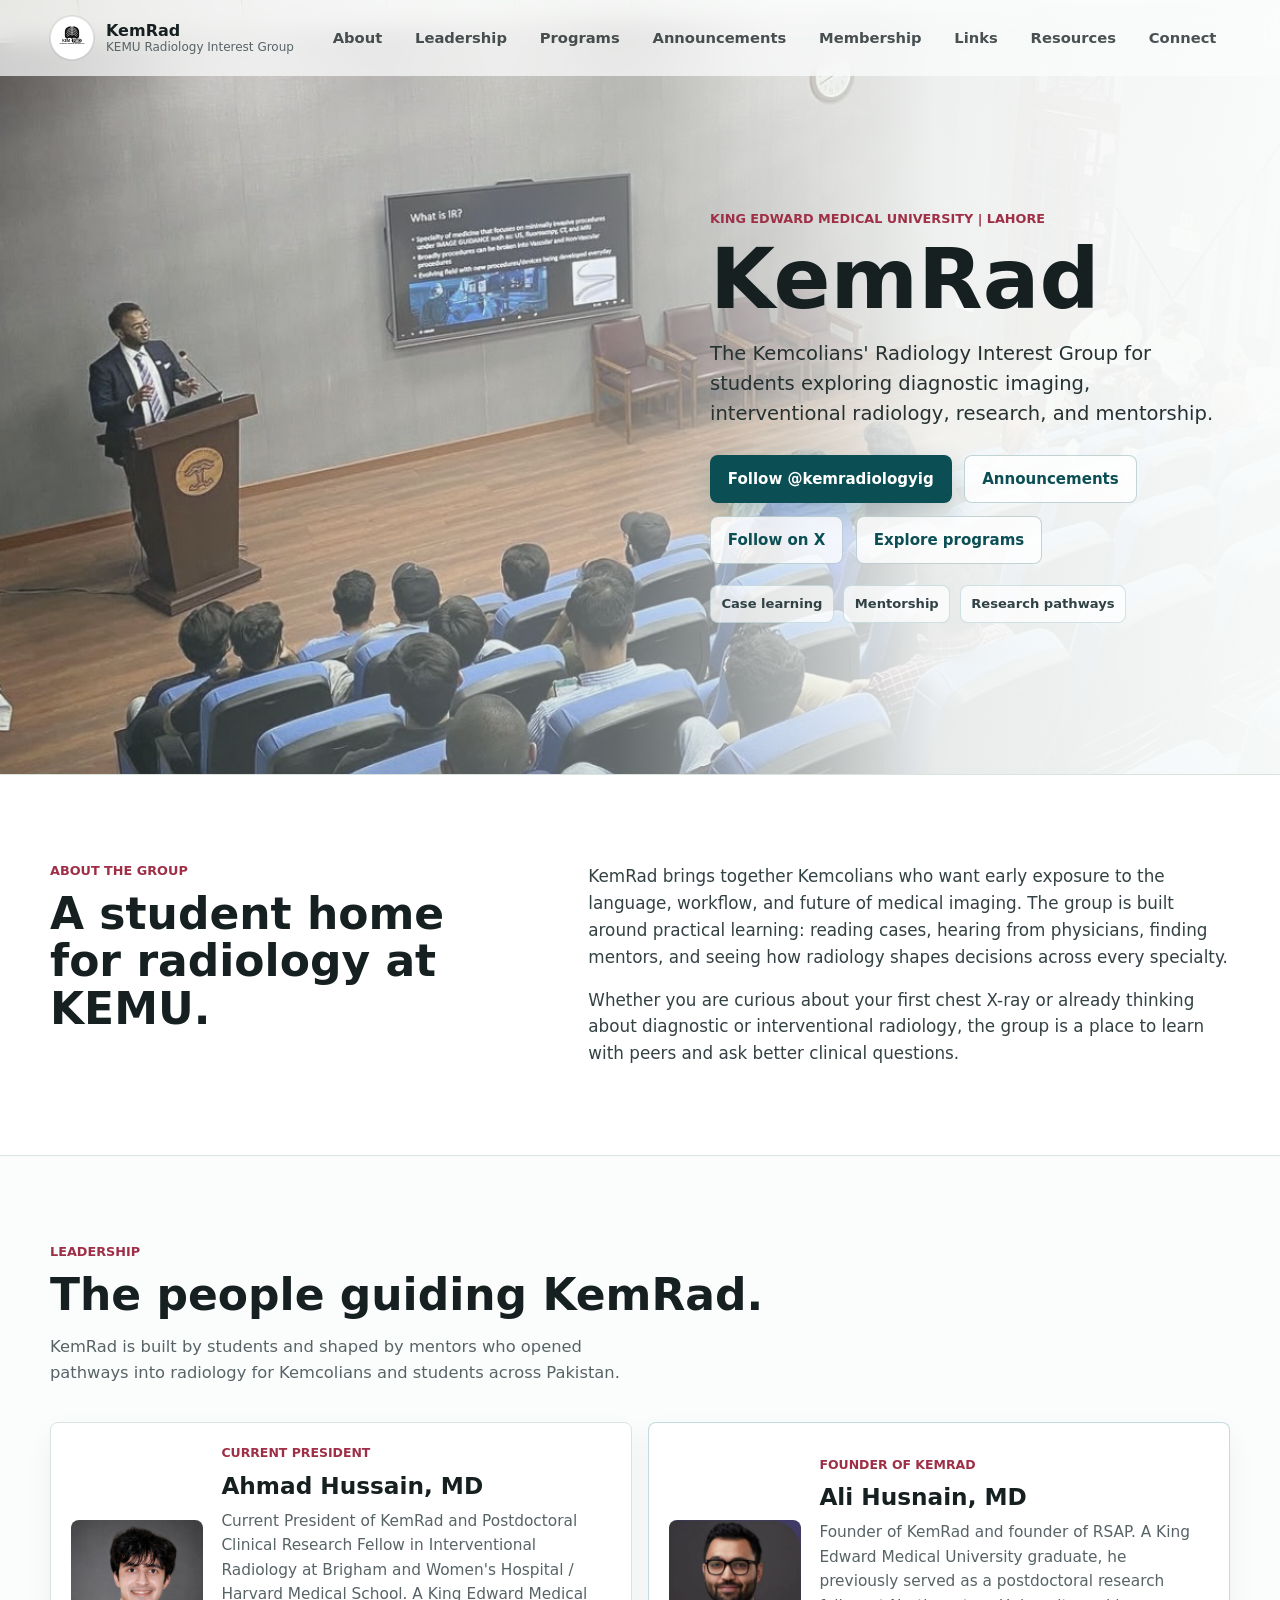
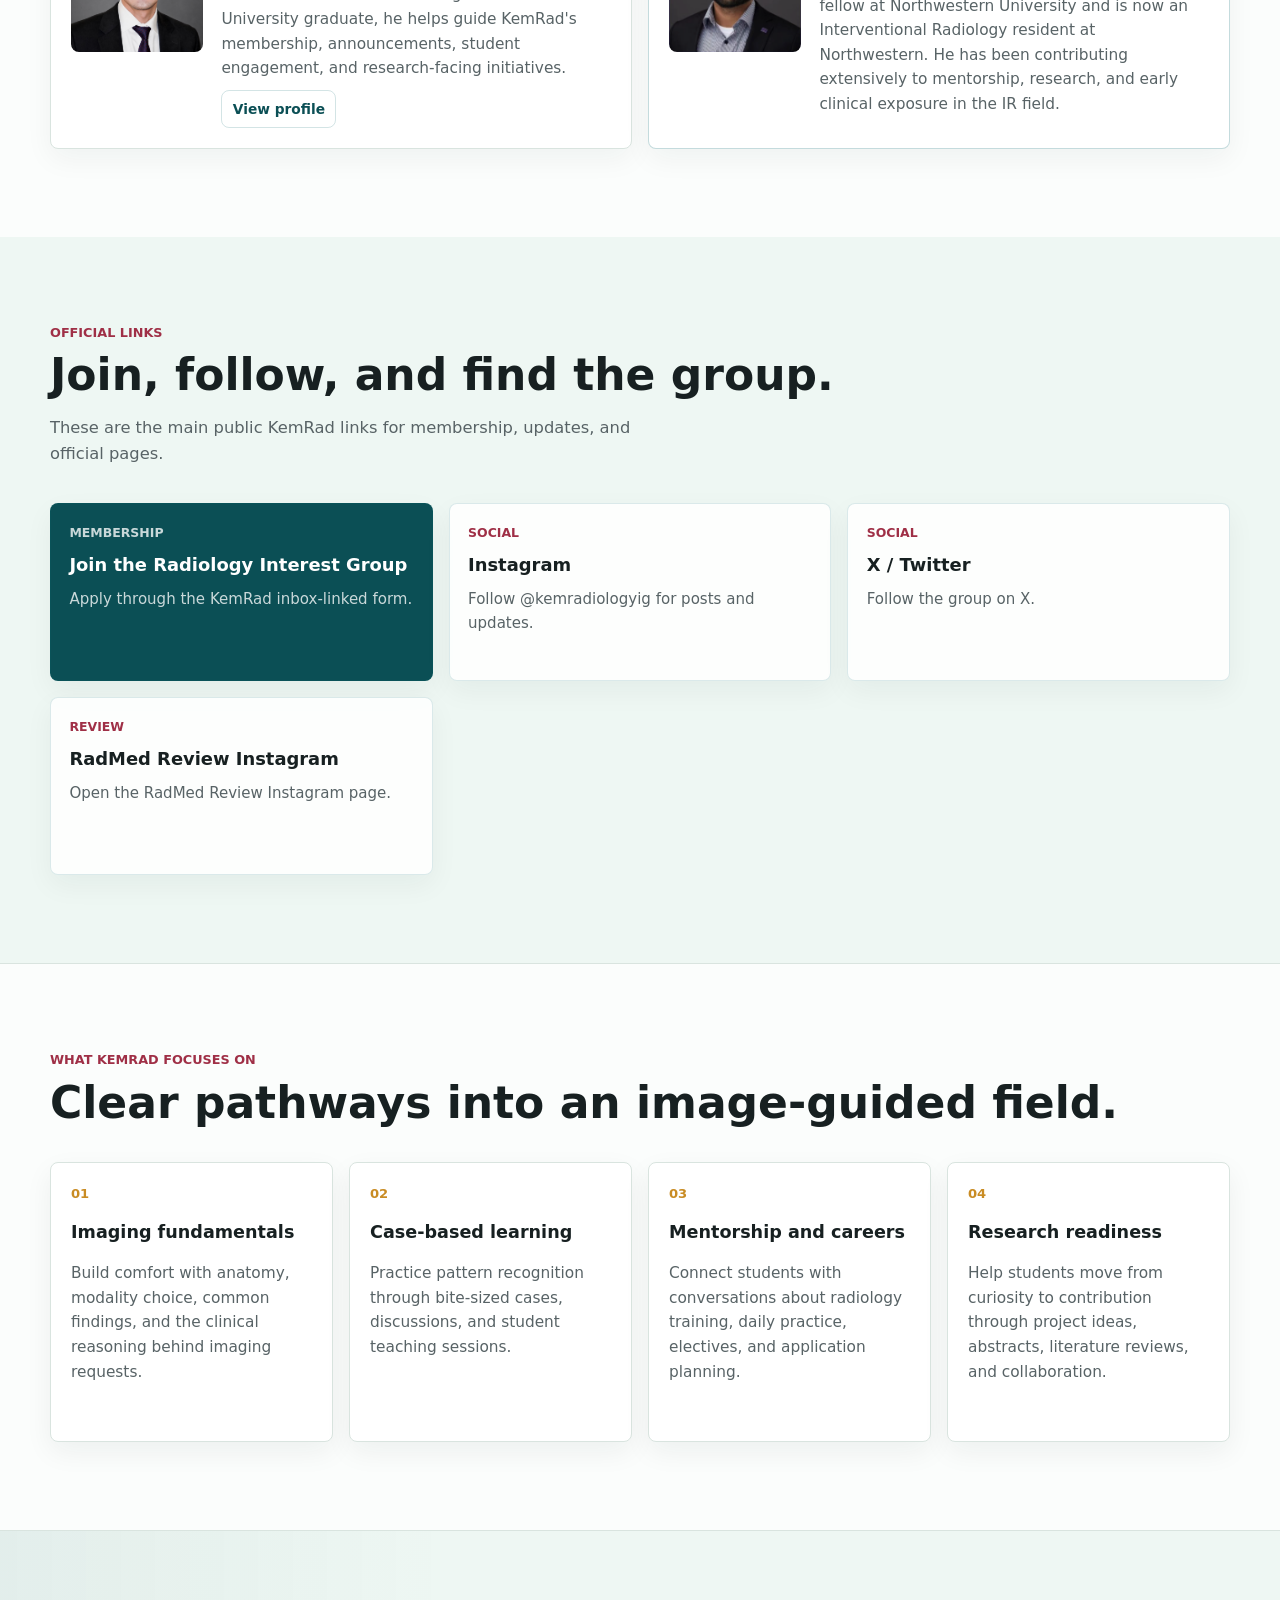
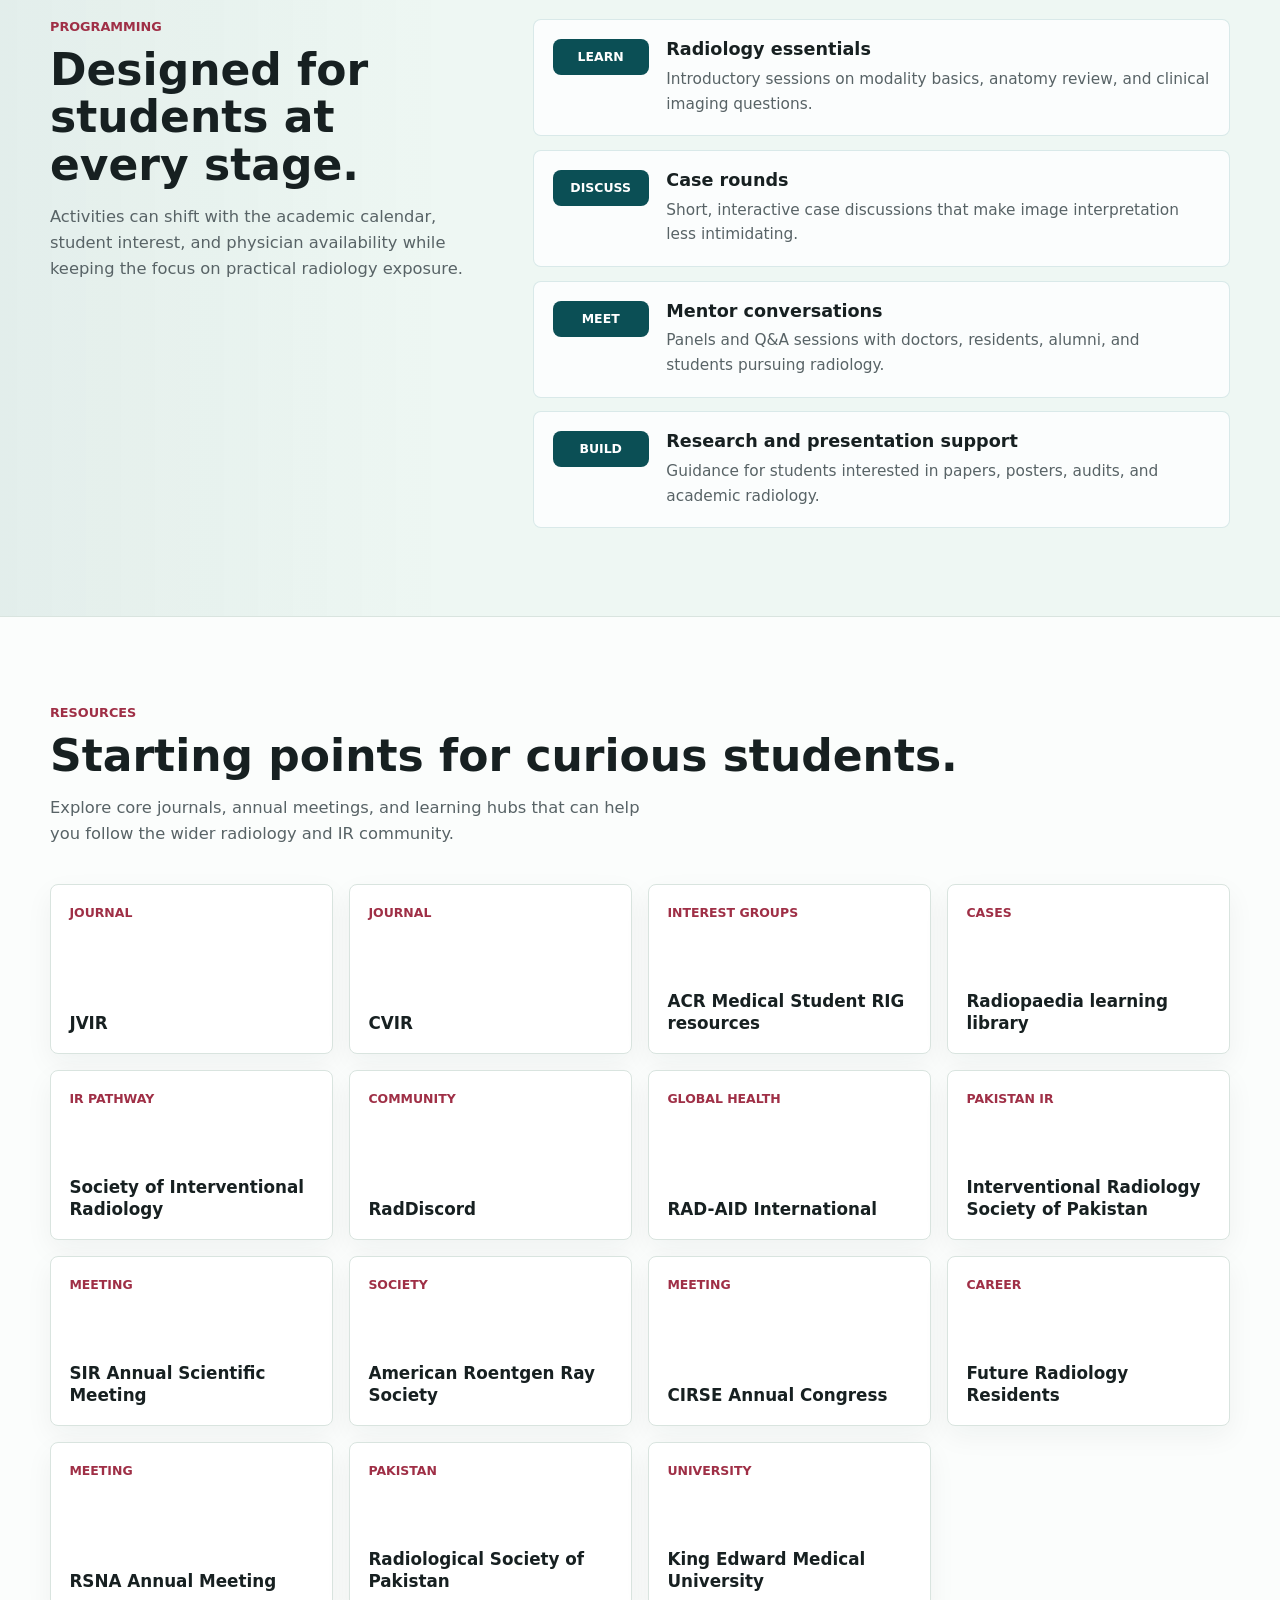
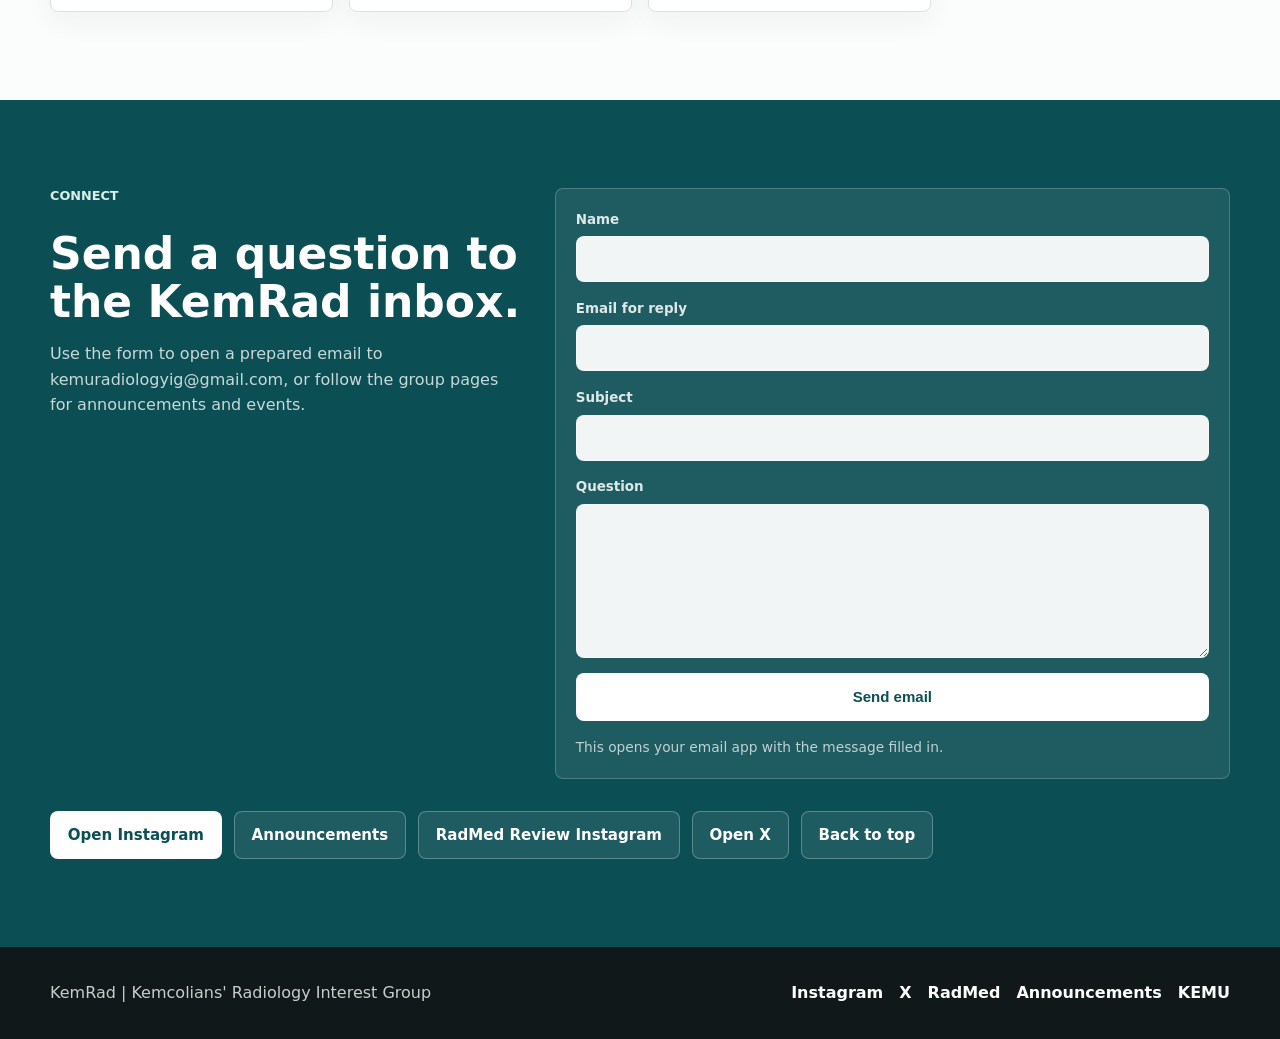
<file: index.html>
<!doctype html>
<html lang="en">
  <head>
    <meta charset="utf-8" />
    <meta name="viewport" content="width=device-width, initial-scale=1" />
    <title>KemRad | KEMU Radiology Interest Group</title>
    <meta
      name="description"
      content="KemRad is the Kemcolians' Radiology Interest Group at King Edward Medical University, Lahore, connecting students with radiology learning, mentorship, research, and career exposure."
    />
    <meta name="theme-color" content="#0b4f55" />
    <meta property="og:title" content="KemRad | KEMU Radiology Interest Group" />
    <meta
      property="og:description"
      content="A student-led radiology interest group for Kemcolians exploring diagnostic and interventional radiology."
    />
    <meta property="og:type" content="website" />
    <meta property="og:image" content="assets/hero-kemrad-lecture.png" />
    <link rel="icon" href="assets/kemrad-logo.svg" type="image/svg+xml" />
    <link rel="stylesheet" href="styles.css?v=20260603" />
  </head>
  <body>
    <a class="skip-link" href="#main">Skip to content</a>

    <header class="site-header" data-header>
      <nav class="nav" aria-label="Primary navigation">
        <a class="brand" href="#top" aria-label="KemRad home">
          <img class="brand-mark" src="assets/kemrad-logo.svg" alt="" width="44" height="44" />
          <span class="brand-copy">
            <strong>KemRad</strong>
            <span>KEMU Radiology Interest Group</span>
          </span>
        </a>

        <button class="nav-toggle" type="button" aria-expanded="false" aria-controls="site-menu">
          <span class="nav-toggle-line"></span>
          <span class="nav-toggle-line"></span>
          <span class="nav-toggle-line"></span>
          <span class="sr-only">Open navigation</span>
        </button>

        <div class="nav-menu" id="site-menu" data-menu>
          <a href="#about">About</a>
          <a href="leadership.html">Leadership</a>
          <a href="programs.html">Programs</a>
          <a href="announcements.html">Announcements</a>
          <a href="membership.html">Membership</a>
          <a href="#links">Links</a>
          <a href="#resources">Resources</a>
          <a href="#connect">Connect</a>
        </div>
      </nav>
    </header>

    <main id="main">
      <section class="hero" id="top" aria-labelledby="hero-title">
        <div class="hero-media" aria-hidden="true">
          <img
            src="assets/hero-kemrad-lecture.png"
            alt=""
            width="1206"
            height="820"
            loading="eager"
          />
        </div>
        <div class="hero-overlay"></div>
        <div class="hero-inner">
          <p class="eyebrow">King Edward Medical University | Lahore</p>
          <h1 id="hero-title">KemRad</h1>
          <p class="hero-subtitle">
            The Kemcolians' Radiology Interest Group for students exploring diagnostic imaging,
            interventional radiology, research, and mentorship.
          </p>
          <div class="hero-actions" aria-label="Primary actions">
            <a class="button button-primary" href="https://www.instagram.com/kemradiologyig/" target="_blank" rel="noreferrer">
              Follow @kemradiologyig
            </a>
            <a class="button button-secondary" href="announcements.html">
              Announcements
            </a>
            <a class="button button-secondary" href="https://x.com/kemradiologyig" target="_blank" rel="noreferrer">
              Follow on X
            </a>
            <a class="button button-secondary" href="programs.html">Explore programs</a>
          </div>
          <div class="hero-points" aria-label="Group focus areas">
            <span>Case learning</span>
            <span>Mentorship</span>
            <span>Research pathways</span>
          </div>
        </div>
      </section>

      <section class="intro-band" id="about" aria-labelledby="about-title">
        <div class="section-grid">
          <div>
            <p class="section-kicker">About the group</p>
            <h2 id="about-title">A student home for radiology at KEMU.</h2>
          </div>
          <div class="section-copy">
            <p>
              KemRad brings together Kemcolians who want early exposure to the language,
              workflow, and future of medical imaging. The group is built around practical
              learning: reading cases, hearing from physicians, finding mentors, and seeing
              how radiology shapes decisions across every specialty.
            </p>
            <p>
              Whether you are curious about your first chest X-ray or already thinking about
              diagnostic or interventional radiology, the group is a place to learn with peers
              and ask better clinical questions.
            </p>
          </div>
        </div>
      </section>

      <section class="leadership-section" id="leadership" aria-labelledby="leadership-title">
        <div class="section-heading">
          <p class="section-kicker">Leadership</p>
          <h2 id="leadership-title">The people guiding KemRad.</h2>
          <p>
            KemRad is built by students and shaped by mentors who opened pathways into radiology
            for Kemcolians and students across Pakistan.
          </p>
        </div>

        <div class="leadership-grid">
          <article class="leader-card current-president-card">
            <img
              class="leader-photo"
              src="assets/ahmad-hussain-president.jpg"
              alt="Ahmad Hussain, MD"
              width="1254"
              height="1254"
              loading="lazy"
            />
            <div class="leader-copy">
              <span class="leader-role">Current President</span>
              <h3>Ahmad Hussain, MD</h3>
              <p>
                Current President of KemRad and Postdoctoral Clinical Research Fellow in
                Interventional Radiology at Brigham and Women's Hospital / Harvard Medical
                School. A King Edward Medical University graduate, he helps guide KemRad's
                membership, announcements, student engagement, and research-facing initiatives.
              </p>
              <a class="leader-link" href="https://ahmadhussainir.github.io/" target="_blank" rel="noreferrer">
                View profile
              </a>
            </div>
          </article>

          <article class="leader-card founder-card">
            <img
              class="leader-photo"
              src="assets/ali-husnain-founder.png"
              alt="Ali Husnain, MD"
              width="292"
              height="292"
              loading="lazy"
            />
            <div class="leader-copy">
              <span class="leader-role">Founder of KemRad</span>
              <h3>Ali Husnain, MD</h3>
              <p>
                Founder of KemRad and founder of RSAP. A King Edward Medical University
                graduate, he previously served as a postdoctoral research fellow at
                Northwestern University and is now an Interventional Radiology resident at
                Northwestern. He has been contributing extensively to mentorship, research,
                and early clinical exposure in the IR field.
              </p>
            </div>
          </article>
        </div>
      </section>

      <section class="links-section" id="links" aria-labelledby="links-title">
        <div class="section-heading">
          <p class="section-kicker">Official links</p>
          <h2 id="links-title">Join, follow, and find the group.</h2>
          <p>
            These are the main public KemRad links for membership, updates, and official pages.
          </p>
        </div>

        <div class="link-grid">
          <a class="link-card primary-link" href="membership.html">
            <span>Membership</span>
            <strong>Join the Radiology Interest Group</strong>
            <p>Apply through the KemRad inbox-linked form.</p>
          </a>
          <a class="link-card" href="https://www.instagram.com/kemradiologyig/" target="_blank" rel="noreferrer">
            <span>Social</span>
            <strong>Instagram</strong>
            <p>Follow @kemradiologyig for posts and updates.</p>
          </a>
          <a class="link-card" href="https://x.com/kemradiologyig" target="_blank" rel="noreferrer">
            <span>Social</span>
            <strong>X / Twitter</strong>
            <p>Follow the group on X.</p>
          </a>
          <a class="link-card" href="https://www.instagram.com/radmed.review/" target="_blank" rel="noreferrer">
            <span>Review</span>
            <strong>RadMed Review Instagram</strong>
            <p>Open the RadMed Review Instagram page.</p>
          </a>
        </div>
      </section>

      <section class="focus-section" aria-labelledby="focus-title">
        <div class="section-heading">
          <p class="section-kicker">What KemRad focuses on</p>
          <h2 id="focus-title">Clear pathways into an image-guided field.</h2>
        </div>

        <div class="focus-grid">
          <article class="focus-card">
            <span class="card-number">01</span>
            <h3>Imaging fundamentals</h3>
            <p>
              Build comfort with anatomy, modality choice, common findings, and the clinical
              reasoning behind imaging requests.
            </p>
          </article>
          <article class="focus-card">
            <span class="card-number">02</span>
            <h3>Case-based learning</h3>
            <p>
              Practice pattern recognition through bite-sized cases, discussions, and student
              teaching sessions.
            </p>
          </article>
          <article class="focus-card">
            <span class="card-number">03</span>
            <h3>Mentorship and careers</h3>
            <p>
              Connect students with conversations about radiology training, daily practice,
              electives, and application planning.
            </p>
          </article>
          <article class="focus-card">
            <span class="card-number">04</span>
            <h3>Research readiness</h3>
            <p>
              Help students move from curiosity to contribution through project ideas,
              abstracts, literature reviews, and collaboration.
            </p>
          </article>
        </div>
      </section>

      <section class="programs-section" id="programs" aria-labelledby="programs-title">
        <div class="programs-layout">
          <div class="section-heading sticky-heading">
            <p class="section-kicker">Programming</p>
            <h2 id="programs-title">Designed for students at every stage.</h2>
            <p>
              Activities can shift with the academic calendar, student interest, and physician
              availability while keeping the focus on practical radiology exposure.
            </p>
          </div>

          <div class="program-list">
            <article class="program-row">
              <div class="program-label">Learn</div>
              <div>
                <h3>Radiology essentials</h3>
                <p>Introductory sessions on modality basics, anatomy review, and clinical imaging questions.</p>
              </div>
            </article>
            <article class="program-row">
              <div class="program-label">Discuss</div>
              <div>
                <h3>Case rounds</h3>
                <p>Short, interactive case discussions that make image interpretation less intimidating.</p>
              </div>
            </article>
            <article class="program-row">
              <div class="program-label">Meet</div>
              <div>
                <h3>Mentor conversations</h3>
                <p>Panels and Q&amp;A sessions with doctors, residents, alumni, and students pursuing radiology.</p>
              </div>
            </article>
            <article class="program-row">
              <div class="program-label">Build</div>
              <div>
                <h3>Research and presentation support</h3>
                <p>Guidance for students interested in papers, posters, audits, and academic radiology.</p>
              </div>
            </article>
          </div>
        </div>
      </section>

      <section class="resources-section" id="resources" aria-labelledby="resources-title">
        <div class="section-heading">
          <p class="section-kicker">Resources</p>
          <h2 id="resources-title">Starting points for curious students.</h2>
          <p>
            Explore core journals, annual meetings, and learning hubs that can help you follow
            the wider radiology and IR community.
          </p>
        </div>

        <div class="resource-grid">
          <a class="resource-card" href="https://www.sciencedirect.com/journal/journal-of-vascular-and-interventional-radiology" target="_blank" rel="noreferrer">
            <span>Journal</span>
            <strong>JVIR</strong>
          </a>
          <a class="resource-card" href="https://link.springer.com/journal/270" target="_blank" rel="noreferrer">
            <span>Journal</span>
            <strong>CVIR</strong>
          </a>
          <a class="resource-card" href="https://www.acr.org/Membership/Member-Sections/medical-students/for-students/radiology-interest-groups" target="_blank" rel="noreferrer">
            <span>Interest groups</span>
            <strong>ACR Medical Student RIG resources</strong>
          </a>
          <a class="resource-card" href="https://radiopaedia.org/" target="_blank" rel="noreferrer">
            <span>Cases</span>
            <strong>Radiopaedia learning library</strong>
          </a>
          <a class="resource-card" href="https://www.sirweb.org/in-training/ir-interest-groups/" target="_blank" rel="noreferrer">
            <span>IR pathway</span>
            <strong>Society of Interventional Radiology</strong>
          </a>
          <a class="resource-card" href="https://www.raddiscord.org/" target="_blank" rel="noreferrer">
            <span>Community</span>
            <strong>RadDiscord</strong>
          </a>
          <a class="resource-card" href="https://rad-aid.org/" target="_blank" rel="noreferrer">
            <span>Global health</span>
            <strong>RAD-AID International</strong>
          </a>
          <a class="resource-card" href="https://irsp.com.pk/" target="_blank" rel="noreferrer">
            <span>Pakistan IR</span>
            <strong>Interventional Radiology Society of Pakistan</strong>
          </a>
          <a class="resource-card" href="https://www.sirmeeting.org/" target="_blank" rel="noreferrer">
            <span>Meeting</span>
            <strong>SIR Annual Scientific Meeting</strong>
          </a>
          <a class="resource-card" href="https://www.arrs.org/" target="_blank" rel="noreferrer">
            <span>Society</span>
            <strong>American Roentgen Ray Society</strong>
          </a>
          <a class="resource-card" href="https://cirsecongress.cirse.org/" target="_blank" rel="noreferrer">
            <span>Meeting</span>
            <strong>CIRSE Annual Congress</strong>
          </a>
          <a class="resource-card" href="https://twitter.com/futureradres" target="_blank" rel="noreferrer">
            <span>Career</span>
            <strong>Future Radiology Residents</strong>
          </a>
          <a class="resource-card" href="https://www.rsna.org/annual-meeting" target="_blank" rel="noreferrer">
            <span>Meeting</span>
            <strong>RSNA Annual Meeting</strong>
          </a>
          <a class="resource-card" href="https://www.radiologypakistan.org.pk/" target="_blank" rel="noreferrer">
            <span>Pakistan</span>
            <strong>Radiological Society of Pakistan</strong>
          </a>
          <a class="resource-card" href="https://kemu.edu.pk/" target="_blank" rel="noreferrer">
            <span>University</span>
            <strong>King Edward Medical University</strong>
          </a>
        </div>
      </section>

      <section class="connect-section" id="connect" aria-labelledby="connect-title">
        <div class="connect-inner contact-layout">
          <div class="connect-copy">
            <p class="section-kicker">Connect</p>
            <h2 id="connect-title">Send a question to the KemRad inbox.</h2>
            <p>
              Use the form to open a prepared email to kemuradiologyig@gmail.com, or follow the
              group pages for announcements and events.
            </p>
          </div>
          <form class="contact-form" action="mailto:kemuradiologyig@gmail.com" method="post" enctype="text/plain" data-contact-form>
            <div class="form-field">
              <label for="contact-name">Name</label>
              <input id="contact-name" name="name" type="text" autocomplete="name" required />
            </div>
            <div class="form-field">
              <label for="contact-email">Email for reply</label>
              <input id="contact-email" name="email" type="email" autocomplete="email" required />
            </div>
            <div class="form-field">
              <label for="contact-subject">Subject</label>
              <input id="contact-subject" name="subject" type="text" required />
            </div>
            <div class="form-field">
              <label for="contact-question">Question</label>
              <textarea id="contact-question" name="question" rows="5" required></textarea>
            </div>
            <button class="button button-primary" type="submit">Send email</button>
            <p class="form-note">
              This opens your email app with the message filled in.
            </p>
          </form>
          <div class="connect-actions social-actions">
            <a class="button button-primary" href="https://www.instagram.com/kemradiologyig/" target="_blank" rel="noreferrer">
              Open Instagram
            </a>
            <a class="button button-secondary" href="announcements.html">
              Announcements
            </a>
            <a class="button button-secondary" href="https://www.instagram.com/radmed.review/" target="_blank" rel="noreferrer">
              RadMed Review Instagram
            </a>
            <a class="button button-secondary" href="https://x.com/kemradiologyig" target="_blank" rel="noreferrer">
              Open X
            </a>
            <a class="button button-secondary" href="#top">Back to top</a>
          </div>
        </div>
      </section>
    </main>

    <footer class="site-footer">
      <div class="footer-inner">
        <p>KemRad | Kemcolians' Radiology Interest Group</p>
        <div class="footer-links" aria-label="Footer links">
          <a href="https://www.instagram.com/kemradiologyig/" target="_blank" rel="noreferrer">Instagram</a>
          <a href="https://x.com/kemradiologyig" target="_blank" rel="noreferrer">X</a>
          <a href="https://www.instagram.com/radmed.review/" target="_blank" rel="noreferrer">RadMed</a>
          <a href="announcements.html">Announcements</a>
          <a href="https://kemu.edu.pk/" target="_blank" rel="noreferrer">KEMU</a>
        </div>
      </div>
    </footer>

    <script src="script.js?v=20260603"></script>
  </body>
</html>
</file>
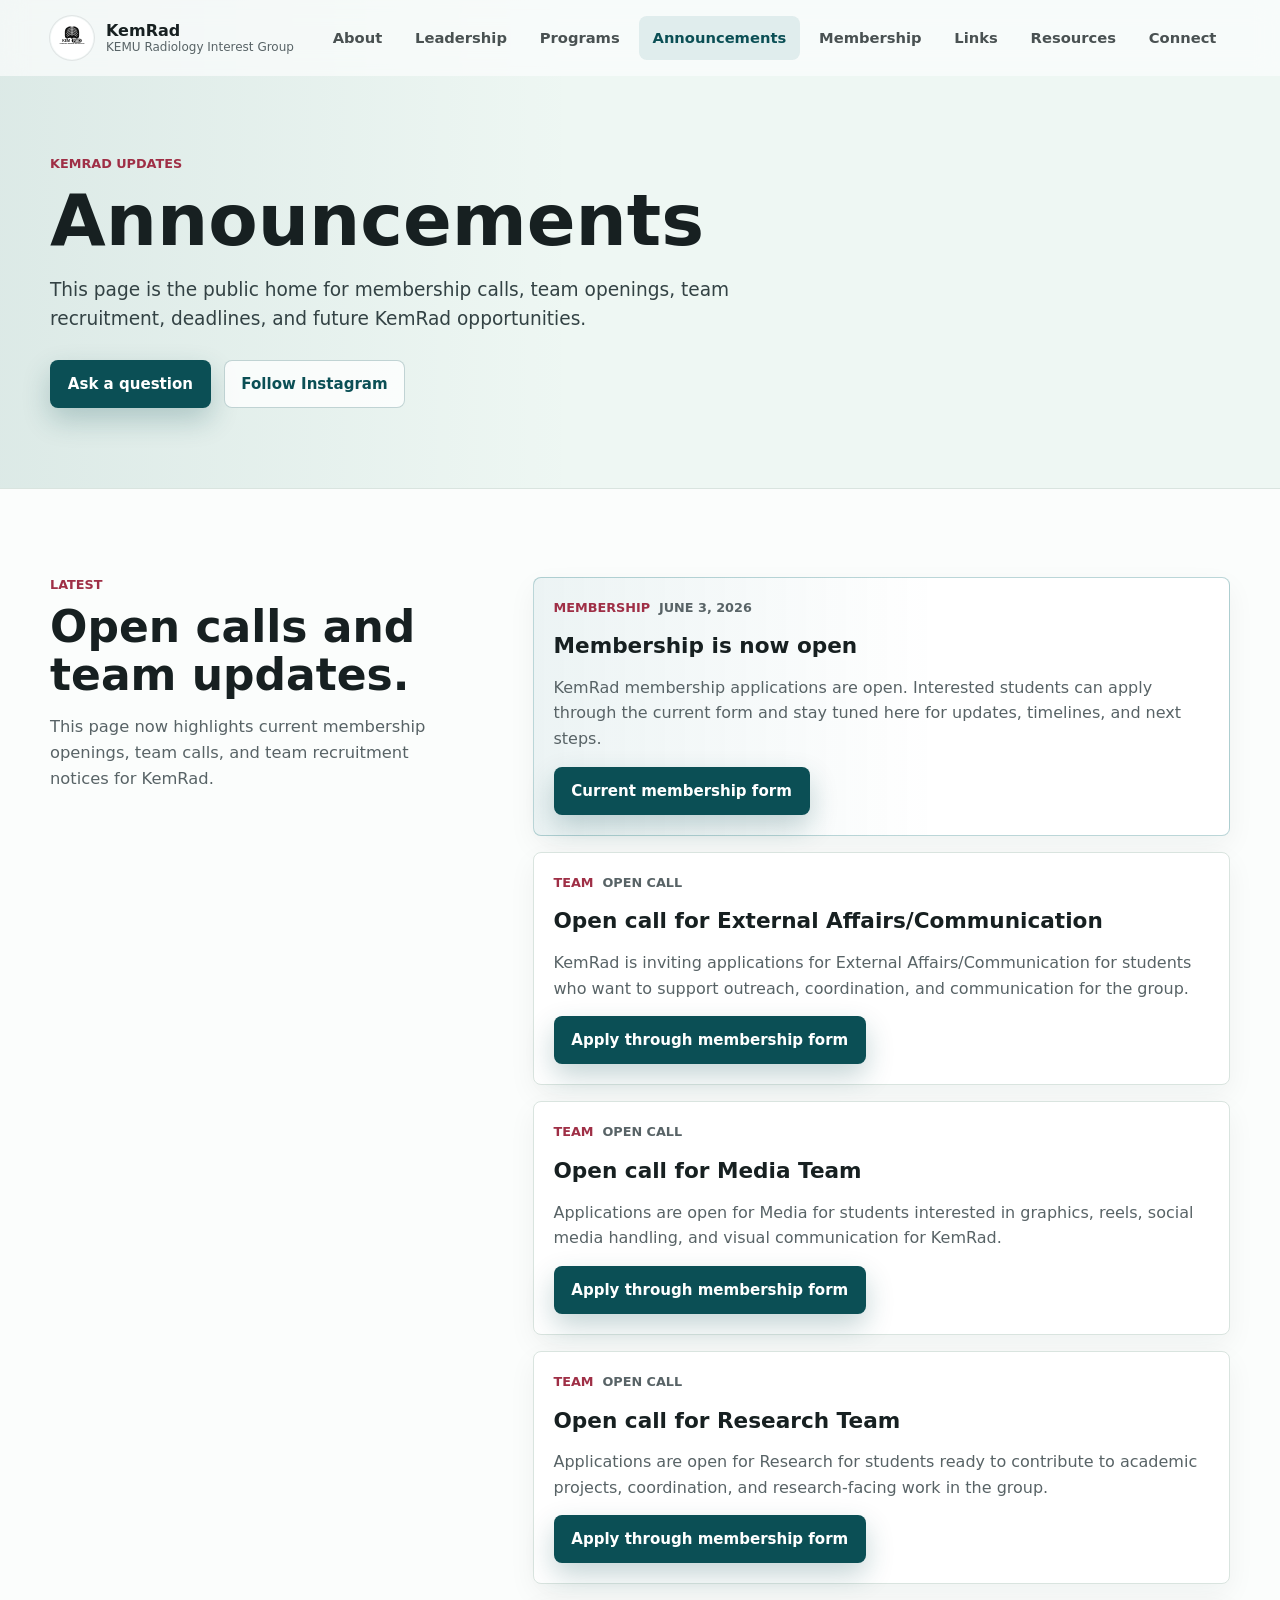
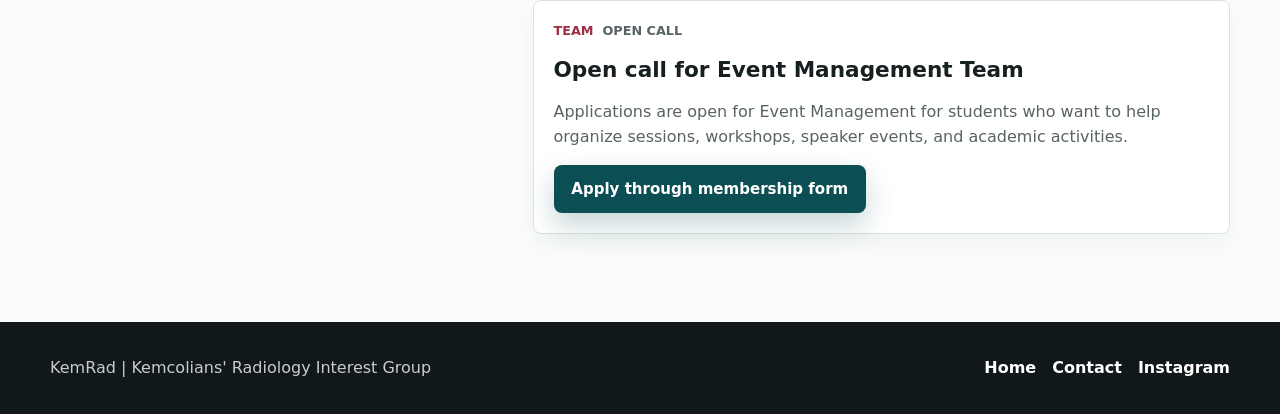
<file: announcements.html>
<!doctype html>
<html lang="en">
  <head>
    <meta charset="utf-8" />
    <meta name="viewport" content="width=device-width, initial-scale=1" />
    <title>Announcements | KemRad</title>
    <meta
      name="description"
      content="Announcements, membership calls, events, and updates from KemRad, the KEMU Radiology Interest Group."
    />
    <meta name="theme-color" content="#0b4f55" />
    <meta property="og:title" content="Announcements | KemRad" />
    <meta
      property="og:description"
      content="Membership calls, events, and updates from the KEMU Radiology Interest Group."
    />
    <meta property="og:type" content="website" />
    <meta property="og:image" content="assets/hero-kemrad-lecture.png" />
    <link rel="icon" href="assets/kemrad-logo.svg" type="image/svg+xml" />
    <link rel="stylesheet" href="styles.css?v=20260603" />
  </head>
  <body>
    <a class="skip-link" href="#main">Skip to content</a>

    <header class="site-header is-scrolled" data-header>
      <nav class="nav" aria-label="Primary navigation">
        <a class="brand" href="index.html#top" aria-label="KemRad home">
          <img class="brand-mark" src="assets/kemrad-logo.svg" alt="" width="44" height="44" />
          <span class="brand-copy">
            <strong>KemRad</strong>
            <span>KEMU Radiology Interest Group</span>
          </span>
        </a>

        <button class="nav-toggle" type="button" aria-expanded="false" aria-controls="site-menu">
          <span class="nav-toggle-line"></span>
          <span class="nav-toggle-line"></span>
          <span class="nav-toggle-line"></span>
          <span class="sr-only">Open navigation</span>
        </button>

        <div class="nav-menu" id="site-menu" data-menu>
          <a href="index.html#about">About</a>
          <a href="leadership.html">Leadership</a>
          <a href="programs.html">Programs</a>
          <a href="announcements.html" aria-current="page">Announcements</a>
          <a href="membership.html">Membership</a>
          <a href="index.html#links">Links</a>
          <a href="index.html#resources">Resources</a>
          <a href="index.html#connect">Connect</a>
        </div>
      </nav>
    </header>

    <main id="main">
      <section class="page-hero announcements-hero" aria-labelledby="announcements-title">
        <div class="page-hero-inner">
          <p class="eyebrow">KemRad updates</p>
          <h1 id="announcements-title">Announcements</h1>
          <p>
            This page is the public home for membership calls, team openings, team
            recruitment, deadlines, and future KemRad opportunities.
          </p>
          <div class="hero-actions">
            <a class="button button-primary" href="index.html#connect">Ask a question</a>
            <a class="button button-secondary" href="https://www.instagram.com/kemradiologyig/" target="_blank" rel="noreferrer">
              Follow Instagram
            </a>
          </div>
        </div>
      </section>

      <section class="announcements-section" aria-labelledby="latest-title">
        <div class="announcements-layout">
          <div class="section-heading sticky-heading">
            <p class="section-kicker">Latest</p>
            <h2 id="latest-title">Open calls and team updates.</h2>
            <p>
              This page now highlights current membership openings, team calls, and
              team recruitment notices for KemRad.
            </p>
          </div>

          <div class="announcement-list">
            <article class="announcement-card featured-announcement">
              <div class="announcement-meta">
                <span>Membership</span>
                <time datetime="2026-06-03">June 3, 2026</time>
              </div>
              <h3>Membership is now open</h3>
              <p>
                KemRad membership applications are open. Interested students can apply through
                the current form and stay tuned here for updates, timelines, and next steps.
              </p>
              <a class="button button-primary" href="membership.html">
                Current membership form
              </a>
            </article>

            <article class="announcement-card">
              <div class="announcement-meta">
                <span>Team</span>
                <time datetime="2026-06-03">Open call</time>
              </div>
              <h3>Open call for External Affairs/Communication</h3>
              <p>
                KemRad is inviting applications for External Affairs/Communication for students
                who want to support outreach, coordination, and communication for the group.
              </p>
              <a class="button button-primary" href="membership.html">Apply through membership form</a>
            </article>

            <article class="announcement-card">
              <div class="announcement-meta">
                <span>Team</span>
                <time datetime="2026-06-03">Open call</time>
              </div>
              <h3>Open call for Media Team</h3>
              <p>
                Applications are open for Media for students interested in graphics, reels,
                social media handling, and visual communication for KemRad.
              </p>
              <a class="button button-primary" href="membership.html">Apply through membership form</a>
            </article>

            <article class="announcement-card">
              <div class="announcement-meta">
                <span>Team</span>
                <time datetime="2026-06-03">Open call</time>
              </div>
              <h3>Open call for Research Team</h3>
              <p>
                Applications are open for Research for students ready to contribute to
                academic projects, coordination, and research-facing work in the group.
              </p>
              <a class="button button-primary" href="membership.html">Apply through membership form</a>
            </article>

            <article class="announcement-card">
              <div class="announcement-meta">
                <span>Team</span>
                <time datetime="2026-06-03">Open call</time>
              </div>
              <h3>Open call for Event Management Team</h3>
              <p>
                Applications are open for Event Management for students who want to help
                organize sessions, workshops, speaker events, and academic activities.
              </p>
              <a class="button button-primary" href="membership.html">Apply through membership form</a>
            </article>
          </div>
        </div>
      </section>
    </main>

    <footer class="site-footer">
      <div class="footer-inner">
        <p>KemRad | Kemcolians' Radiology Interest Group</p>
        <div class="footer-links" aria-label="Footer links">
          <a href="index.html#top">Home</a>
          <a href="index.html#connect">Contact</a>
          <a href="https://www.instagram.com/kemradiologyig/" target="_blank" rel="noreferrer">Instagram</a>
        </div>
      </div>
    </footer>

    <script src="script.js?v=20260603"></script>
  </body>
</html>
</file>
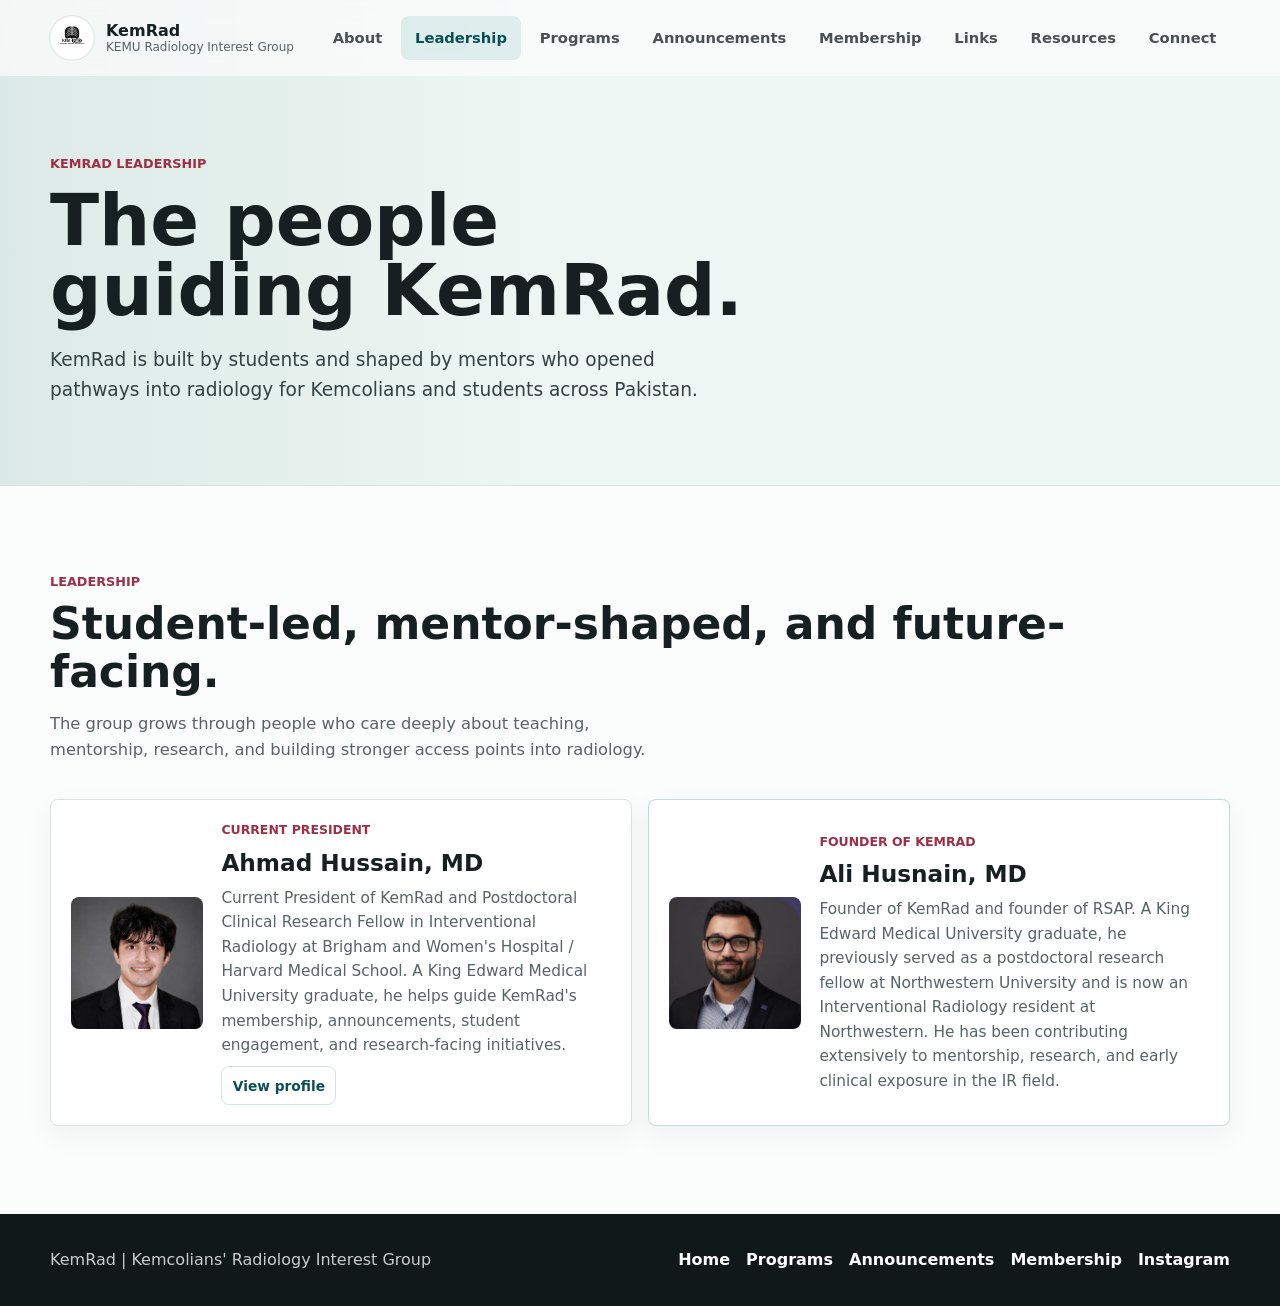
<file: leadership.html>
<!doctype html>
<html lang="en">
  <head>
    <meta charset="utf-8" />
    <meta name="viewport" content="width=device-width, initial-scale=1" />
    <title>Leadership | KemRad</title>
    <meta
      name="description"
      content="Meet the student leaders and mentors guiding KemRad, the KEMU Radiology Interest Group."
    />
    <meta name="theme-color" content="#0b4f55" />
    <meta property="og:title" content="Leadership | KemRad" />
    <meta
      property="og:description"
      content="The people guiding KemRad and opening pathways into radiology for students."
    />
    <meta property="og:type" content="website" />
    <meta property="og:image" content="assets/hero-kemrad-lecture.png" />
    <link rel="icon" href="assets/kemrad-logo.svg" type="image/svg+xml" />
    <link rel="stylesheet" href="styles.css?v=20260603" />
  </head>
  <body>
    <a class="skip-link" href="#main">Skip to content</a>

    <header class="site-header is-scrolled" data-header>
      <nav class="nav" aria-label="Primary navigation">
        <a class="brand" href="index.html#top" aria-label="KemRad home">
          <img class="brand-mark" src="assets/kemrad-logo.svg" alt="" width="44" height="44" />
          <span class="brand-copy">
            <strong>KemRad</strong>
            <span>KEMU Radiology Interest Group</span>
          </span>
        </a>

        <button class="nav-toggle" type="button" aria-expanded="false" aria-controls="site-menu">
          <span class="nav-toggle-line"></span>
          <span class="nav-toggle-line"></span>
          <span class="nav-toggle-line"></span>
          <span class="sr-only">Open navigation</span>
        </button>

        <div class="nav-menu" id="site-menu" data-menu>
          <a href="index.html#about">About</a>
          <a href="leadership.html" aria-current="page">Leadership</a>
          <a href="programs.html">Programs</a>
          <a href="announcements.html">Announcements</a>
          <a href="membership.html">Membership</a>
          <a href="index.html#links">Links</a>
          <a href="index.html#resources">Resources</a>
          <a href="index.html#connect">Connect</a>
        </div>
      </nav>
    </header>

    <main id="main">
      <section class="page-hero" aria-labelledby="leadership-page-title">
        <div class="page-hero-inner">
          <p class="eyebrow">KemRad leadership</p>
          <h1 id="leadership-page-title">The people guiding KemRad.</h1>
          <p>
            KemRad is built by students and shaped by mentors who opened pathways into radiology
            for Kemcolians and students across Pakistan.
          </p>
        </div>
      </section>

      <section class="leadership-section" aria-labelledby="leadership-title">
        <div class="section-heading">
          <p class="section-kicker">Leadership</p>
          <h2 id="leadership-title">Student-led, mentor-shaped, and future-facing.</h2>
          <p>
            The group grows through people who care deeply about teaching, mentorship,
            research, and building stronger access points into radiology.
          </p>
        </div>

        <div class="leadership-grid">
          <article class="leader-card current-president-card">
            <img
              class="leader-photo"
              src="assets/ahmad-hussain-president.jpg"
              alt="Ahmad Hussain, MD"
              width="1254"
              height="1254"
              loading="lazy"
            />
            <div class="leader-copy">
              <span class="leader-role">Current President</span>
              <h3>Ahmad Hussain, MD</h3>
              <p>
                Current President of KemRad and Postdoctoral Clinical Research Fellow in
                Interventional Radiology at Brigham and Women's Hospital / Harvard Medical
                School. A King Edward Medical University graduate, he helps guide KemRad's
                membership, announcements, student engagement, and research-facing initiatives.
              </p>
              <a class="leader-link" href="https://ahmadhussainir.github.io/" target="_blank" rel="noreferrer">
                View profile
              </a>
            </div>
          </article>

          <article class="leader-card founder-card">
            <img
              class="leader-photo"
              src="assets/ali-husnain-founder.png"
              alt="Ali Husnain, MD"
              width="292"
              height="292"
              loading="lazy"
            />
            <div class="leader-copy">
              <span class="leader-role">Founder of KemRad</span>
              <h3>Ali Husnain, MD</h3>
              <p>
                Founder of KemRad and founder of RSAP. A King Edward Medical University
                graduate, he previously served as a postdoctoral research fellow at
                Northwestern University and is now an Interventional Radiology resident at
                Northwestern. He has been contributing extensively to mentorship, research,
                and early clinical exposure in the IR field.
              </p>
            </div>
          </article>
        </div>
      </section>
    </main>

    <footer class="site-footer">
      <div class="footer-inner">
        <p>KemRad | Kemcolians' Radiology Interest Group</p>
        <div class="footer-links" aria-label="Footer links">
          <a href="index.html#top">Home</a>
          <a href="programs.html">Programs</a>
          <a href="announcements.html">Announcements</a>
          <a href="membership.html">Membership</a>
          <a href="https://www.instagram.com/kemradiologyig/" target="_blank" rel="noreferrer">Instagram</a>
        </div>
      </div>
    </footer>

    <script src="script.js?v=20260603"></script>
  </body>
</html>
</file>
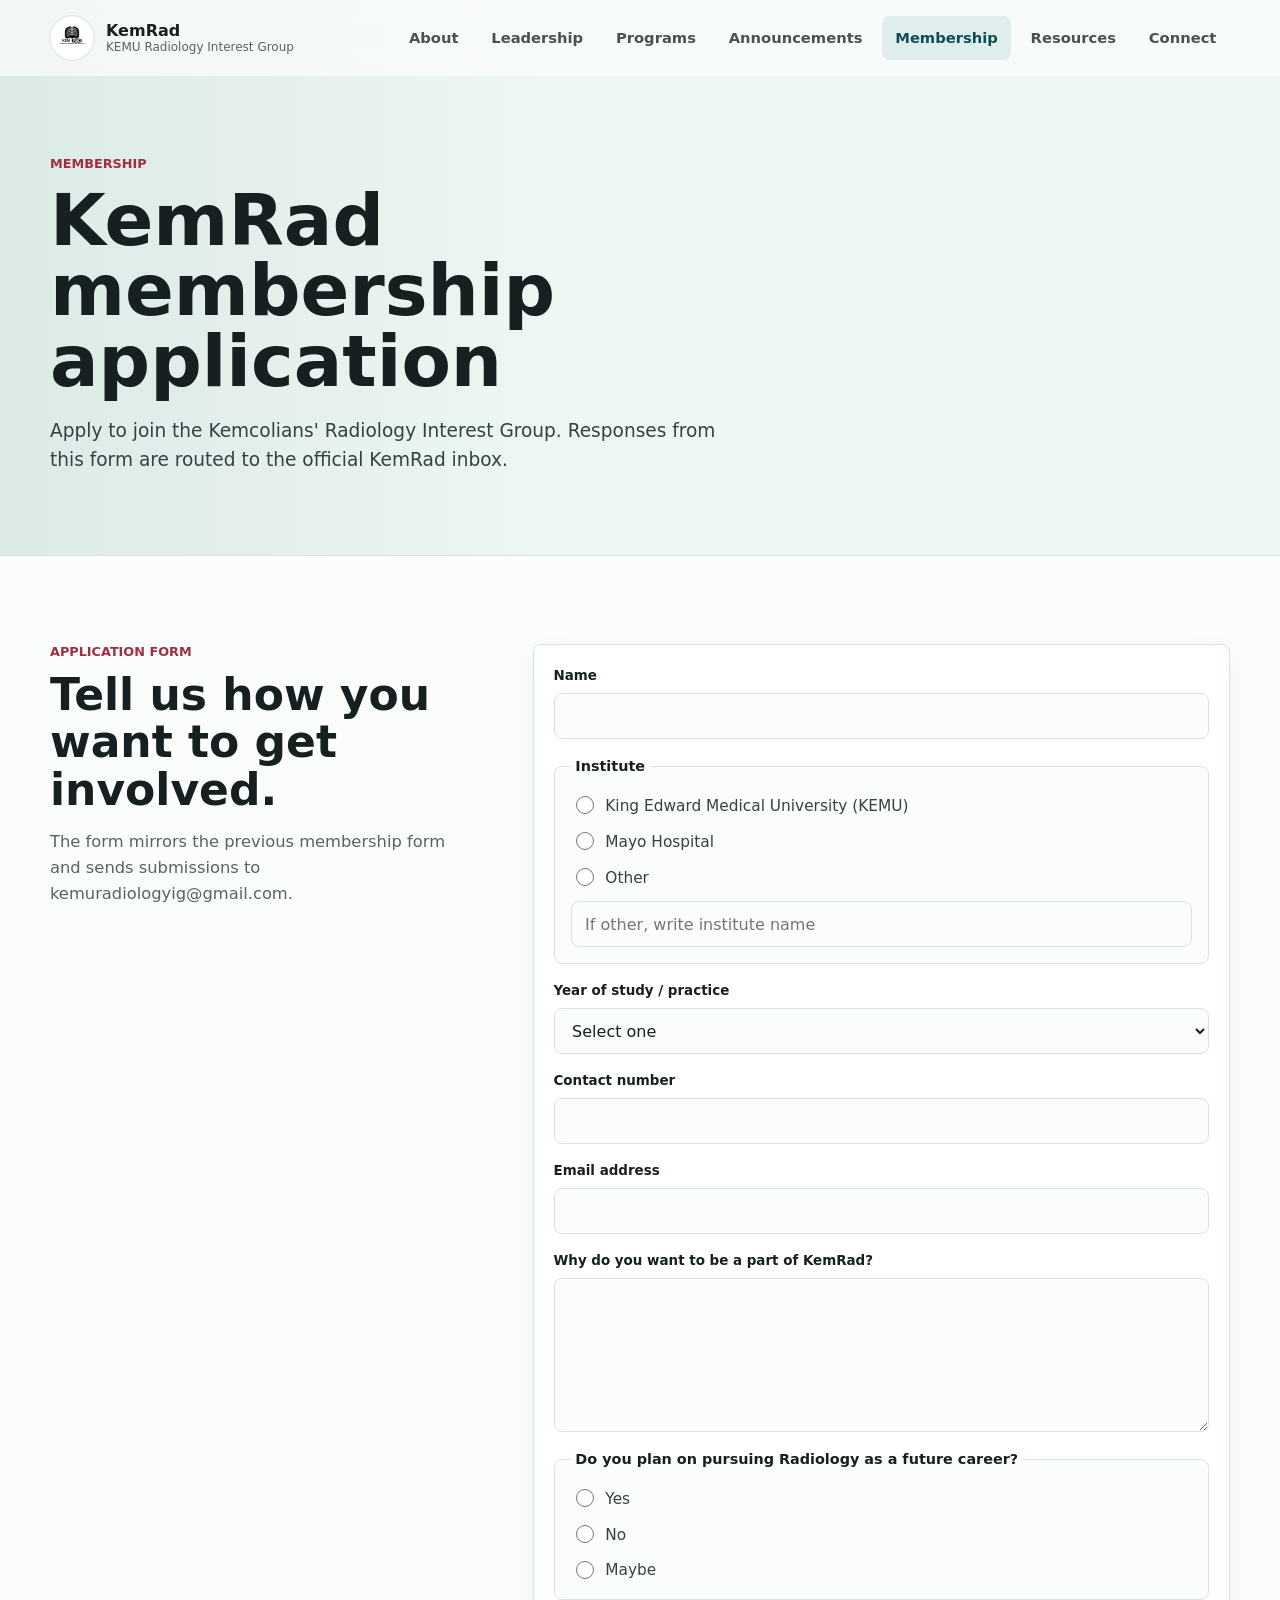
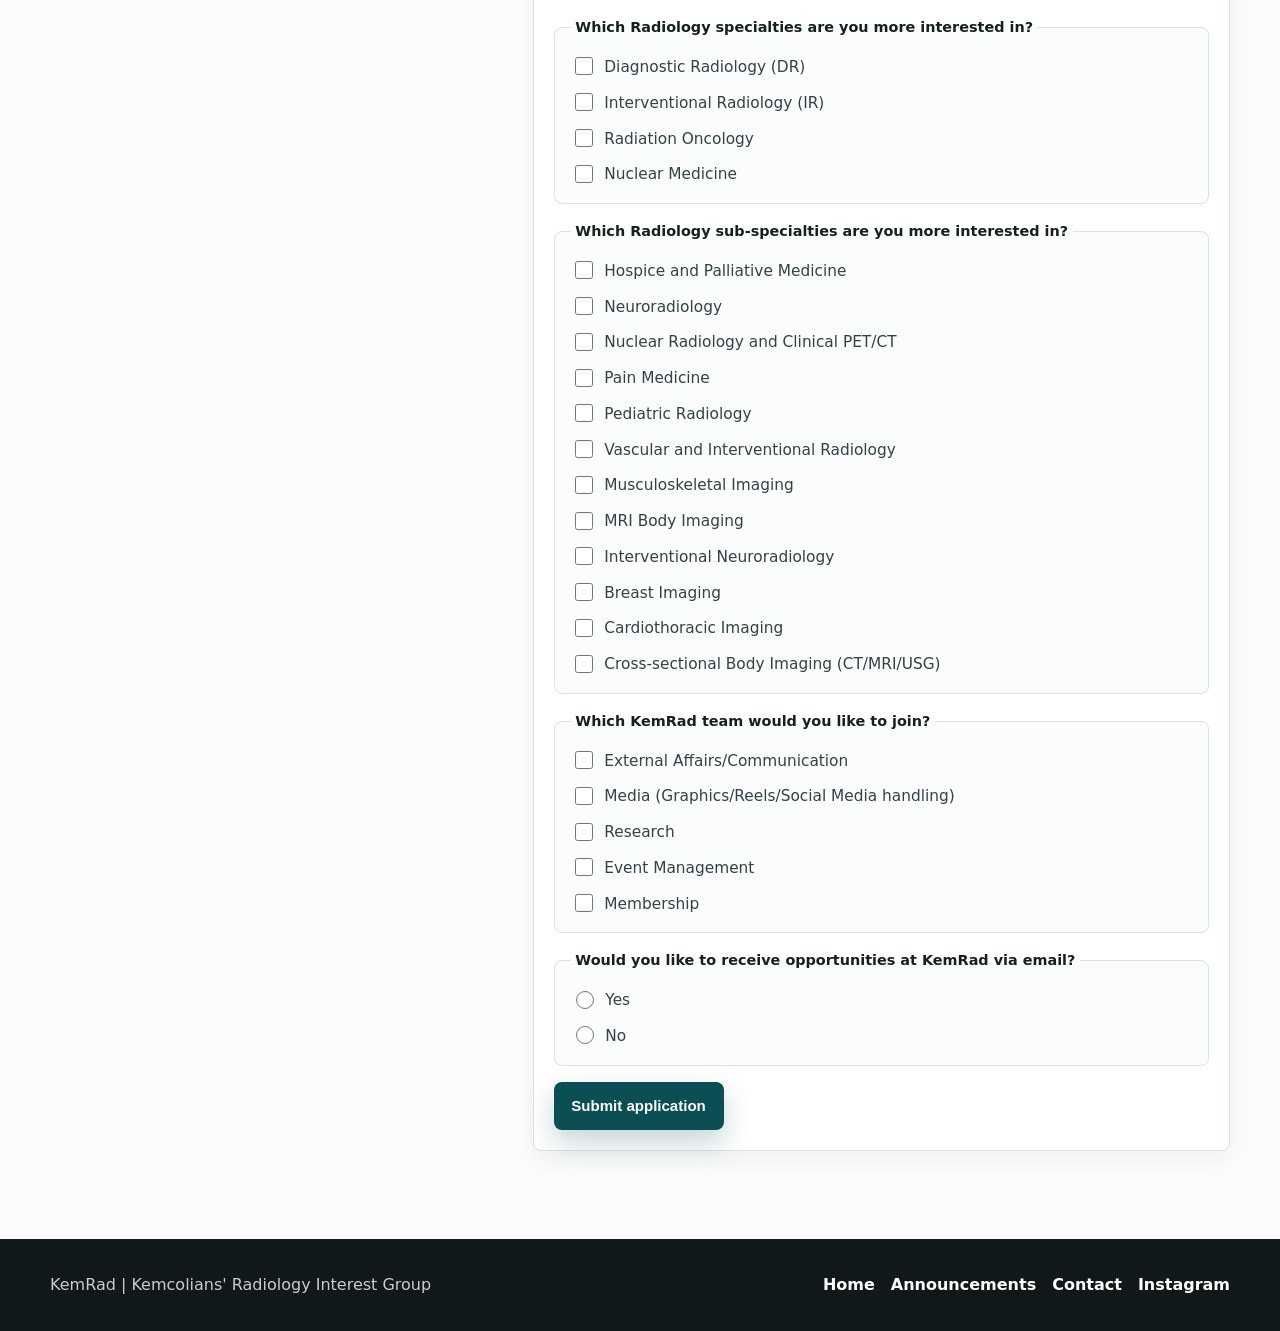
<file: membership.html>
<!doctype html>
<html lang="en">
  <head>
    <meta charset="utf-8" />
    <meta name="viewport" content="width=device-width, initial-scale=1" />
    <title>Membership Application | KemRad</title>
    <meta
      name="description"
      content="Apply for KemRad, the KEMU Radiology Interest Group. Membership responses are routed to the KemRad inbox."
    />
    <meta name="theme-color" content="#0b4f55" />
    <meta property="og:title" content="Membership Application | KemRad" />
    <meta
      property="og:description"
      content="Apply to join KemRad, the KEMU Radiology Interest Group."
    />
    <meta property="og:type" content="website" />
    <meta property="og:image" content="assets/hero-kemrad-lecture.png" />
    <link rel="icon" href="assets/kemrad-logo.svg" type="image/svg+xml" />
    <link rel="stylesheet" href="styles.css?v=20260603" />
  </head>
  <body>
    <a class="skip-link" href="#main">Skip to content</a>

    <header class="site-header is-scrolled" data-header>
      <nav class="nav" aria-label="Primary navigation">
        <a class="brand" href="index.html#top" aria-label="KemRad home">
          <img class="brand-mark" src="assets/kemrad-logo.svg" alt="" width="44" height="44" />
          <span class="brand-copy">
            <strong>KemRad</strong>
            <span>KEMU Radiology Interest Group</span>
          </span>
        </a>

        <button class="nav-toggle" type="button" aria-expanded="false" aria-controls="site-menu">
          <span class="nav-toggle-line"></span>
          <span class="nav-toggle-line"></span>
          <span class="nav-toggle-line"></span>
          <span class="sr-only">Open navigation</span>
        </button>

        <div class="nav-menu" id="site-menu" data-menu>
          <a href="index.html#about">About</a>
          <a href="leadership.html">Leadership</a>
          <a href="programs.html">Programs</a>
          <a href="announcements.html">Announcements</a>
          <a href="membership.html" aria-current="page">Membership</a>
          <a href="index.html#resources">Resources</a>
          <a href="index.html#connect">Connect</a>
        </div>
      </nav>
    </header>

    <main id="main">
      <section class="page-hero membership-hero" aria-labelledby="membership-title">
        <div class="page-hero-inner">
          <p class="eyebrow">Membership</p>
          <h1 id="membership-title">KemRad membership application</h1>
          <p>
            Apply to join the Kemcolians' Radiology Interest Group. Responses from this form
            are routed to the official KemRad inbox.
          </p>
        </div>
      </section>

      <section class="membership-section" aria-labelledby="application-title">
        <div class="membership-layout">
          <div class="section-heading sticky-heading">
            <p class="section-kicker">Application form</p>
            <h2 id="application-title">Tell us how you want to get involved.</h2>
            <p>
              The form mirrors the previous membership form and sends submissions to
              kemuradiologyig@gmail.com.
            </p>
          </div>

          <form class="application-form" action="https://formsubmit.co/kemuradiologyig@gmail.com" method="POST">
            <input type="hidden" name="_subject" value="New KemRad Membership Application" />
            <input type="hidden" name="_template" value="table" />

            <div class="form-field light-field">
              <label for="member-name">Name</label>
              <input id="member-name" name="Name" type="text" autocomplete="name" required />
            </div>

            <fieldset class="choice-field">
              <legend>Institute</legend>
              <label><input type="radio" name="Institute" value="King Edward Medical University (KEMU)" required /> King Edward Medical University (KEMU)</label>
              <label><input type="radio" name="Institute" value="Mayo Hospital" /> Mayo Hospital</label>
              <label><input type="radio" name="Institute" value="Other" /> Other</label>
              <input name="Institute other" type="text" placeholder="If other, write institute name" />
            </fieldset>

            <div class="form-field light-field">
              <label for="member-year">Year of study / practice</label>
              <select id="member-year" name="Year of Study / Practice" required>
                <option value="">Select one</option>
                <option>MS1</option>
                <option>MS2</option>
                <option>MS3</option>
                <option>MS4</option>
                <option>MS5</option>
                <option>Graduate</option>
                <option>House Officer</option>
                <option>Resident / PGR / Physician / AP / HOD</option>
                <option>DPT / MLT / BScN / Allied Health Sciences</option>
                <option>Other</option>
              </select>
            </div>

            <div class="form-field light-field">
              <label for="member-phone">Contact number</label>
              <input id="member-phone" name="Contact Number" type="tel" autocomplete="tel" required />
            </div>

            <div class="form-field light-field">
              <label for="member-email">Email address</label>
              <input id="member-email" name="email" type="email" autocomplete="email" required />
            </div>

            <div class="form-field light-field">
              <label for="member-reason">Why do you want to be a part of KemRad?</label>
              <textarea id="member-reason" name="Why do you want to be a part of KemRad?" rows="5" required></textarea>
            </div>

            <fieldset class="choice-field">
              <legend>Do you plan on pursuing Radiology as a future career?</legend>
              <label><input type="radio" name="Radiology as Future Career" value="Yes" required /> Yes</label>
              <label><input type="radio" name="Radiology as Future Career" value="No" /> No</label>
              <label><input type="radio" name="Radiology as Future Career" value="Maybe" /> Maybe</label>
            </fieldset>

            <fieldset class="choice-field" data-required-checkbox-group>
              <legend>Which Radiology specialties are you more interested in?</legend>
              <label><input type="checkbox" name="Radiology Specialties[]" value="Diagnostic Radiology (DR)" /> Diagnostic Radiology (DR)</label>
              <label><input type="checkbox" name="Radiology Specialties[]" value="Interventional Radiology (IR)" /> Interventional Radiology (IR)</label>
              <label><input type="checkbox" name="Radiology Specialties[]" value="Radiation Oncology" /> Radiation Oncology</label>
              <label><input type="checkbox" name="Radiology Specialties[]" value="Nuclear Medicine" /> Nuclear Medicine</label>
              <p class="field-error">Select at least one specialty.</p>
            </fieldset>

            <fieldset class="choice-field" data-required-checkbox-group>
              <legend>Which Radiology sub-specialties are you more interested in?</legend>
              <label><input type="checkbox" name="Radiology Sub-specialties[]" value="Hospice and Palliative Medicine" /> Hospice and Palliative Medicine</label>
              <label><input type="checkbox" name="Radiology Sub-specialties[]" value="Neuroradiology" /> Neuroradiology</label>
              <label><input type="checkbox" name="Radiology Sub-specialties[]" value="Nuclear Radiology and Clinical PET/CT" /> Nuclear Radiology and Clinical PET/CT</label>
              <label><input type="checkbox" name="Radiology Sub-specialties[]" value="Pain Medicine" /> Pain Medicine</label>
              <label><input type="checkbox" name="Radiology Sub-specialties[]" value="Pediatric Radiology" /> Pediatric Radiology</label>
              <label><input type="checkbox" name="Radiology Sub-specialties[]" value="Vascular and Interventional Radiology" /> Vascular and Interventional Radiology</label>
              <label><input type="checkbox" name="Radiology Sub-specialties[]" value="Musculoskeletal Imaging" /> Musculoskeletal Imaging</label>
              <label><input type="checkbox" name="Radiology Sub-specialties[]" value="MRI Body Imaging" /> MRI Body Imaging</label>
              <label><input type="checkbox" name="Radiology Sub-specialties[]" value="Interventional Neuroradiology" /> Interventional Neuroradiology</label>
              <label><input type="checkbox" name="Radiology Sub-specialties[]" value="Breast Imaging" /> Breast Imaging</label>
              <label><input type="checkbox" name="Radiology Sub-specialties[]" value="Cardiothoracic Imaging" /> Cardiothoracic Imaging</label>
              <label><input type="checkbox" name="Radiology Sub-specialties[]" value="Cross-sectional Body Imaging (CT/MRI/USG)" /> Cross-sectional Body Imaging (CT/MRI/USG)</label>
              <p class="field-error">Select at least one sub-specialty.</p>
            </fieldset>

            <fieldset class="choice-field" data-required-checkbox-group>
              <legend>Which KemRad team would you like to join?</legend>
              <label><input type="checkbox" name="KemRad Teams[]" value="External Affairs/Communication" /> External Affairs/Communication</label>
              <label><input type="checkbox" name="KemRad Teams[]" value="Media (Graphics/Reels/Social Media handling)" /> Media (Graphics/Reels/Social Media handling)</label>
              <label><input type="checkbox" name="KemRad Teams[]" value="Research" /> Research</label>
              <label><input type="checkbox" name="KemRad Teams[]" value="Event Management" /> Event Management</label>
              <label><input type="checkbox" name="KemRad Teams[]" value="Membership" /> Membership</label>
              <p class="field-error">Select at least one option.</p>
            </fieldset>

            <fieldset class="choice-field">
              <legend>Would you like to receive opportunities at KemRad via email?</legend>
              <label><input type="radio" name="Receive KemRad Opportunities via Email" value="Yes" required /> Yes</label>
              <label><input type="radio" name="Receive KemRad Opportunities via Email" value="No" /> No</label>
            </fieldset>

            <button class="button button-primary" type="submit">Submit application</button>
          </form>
        </div>
      </section>
    </main>

    <footer class="site-footer">
      <div class="footer-inner">
        <p>KemRad | Kemcolians' Radiology Interest Group</p>
        <div class="footer-links" aria-label="Footer links">
          <a href="index.html#top">Home</a>
          <a href="announcements.html">Announcements</a>
          <a href="index.html#connect">Contact</a>
          <a href="https://www.instagram.com/kemradiologyig/" target="_blank" rel="noreferrer">Instagram</a>
        </div>
      </div>
    </footer>

    <script src="script.js?v=20260603"></script>
  </body>
</html>
</file>
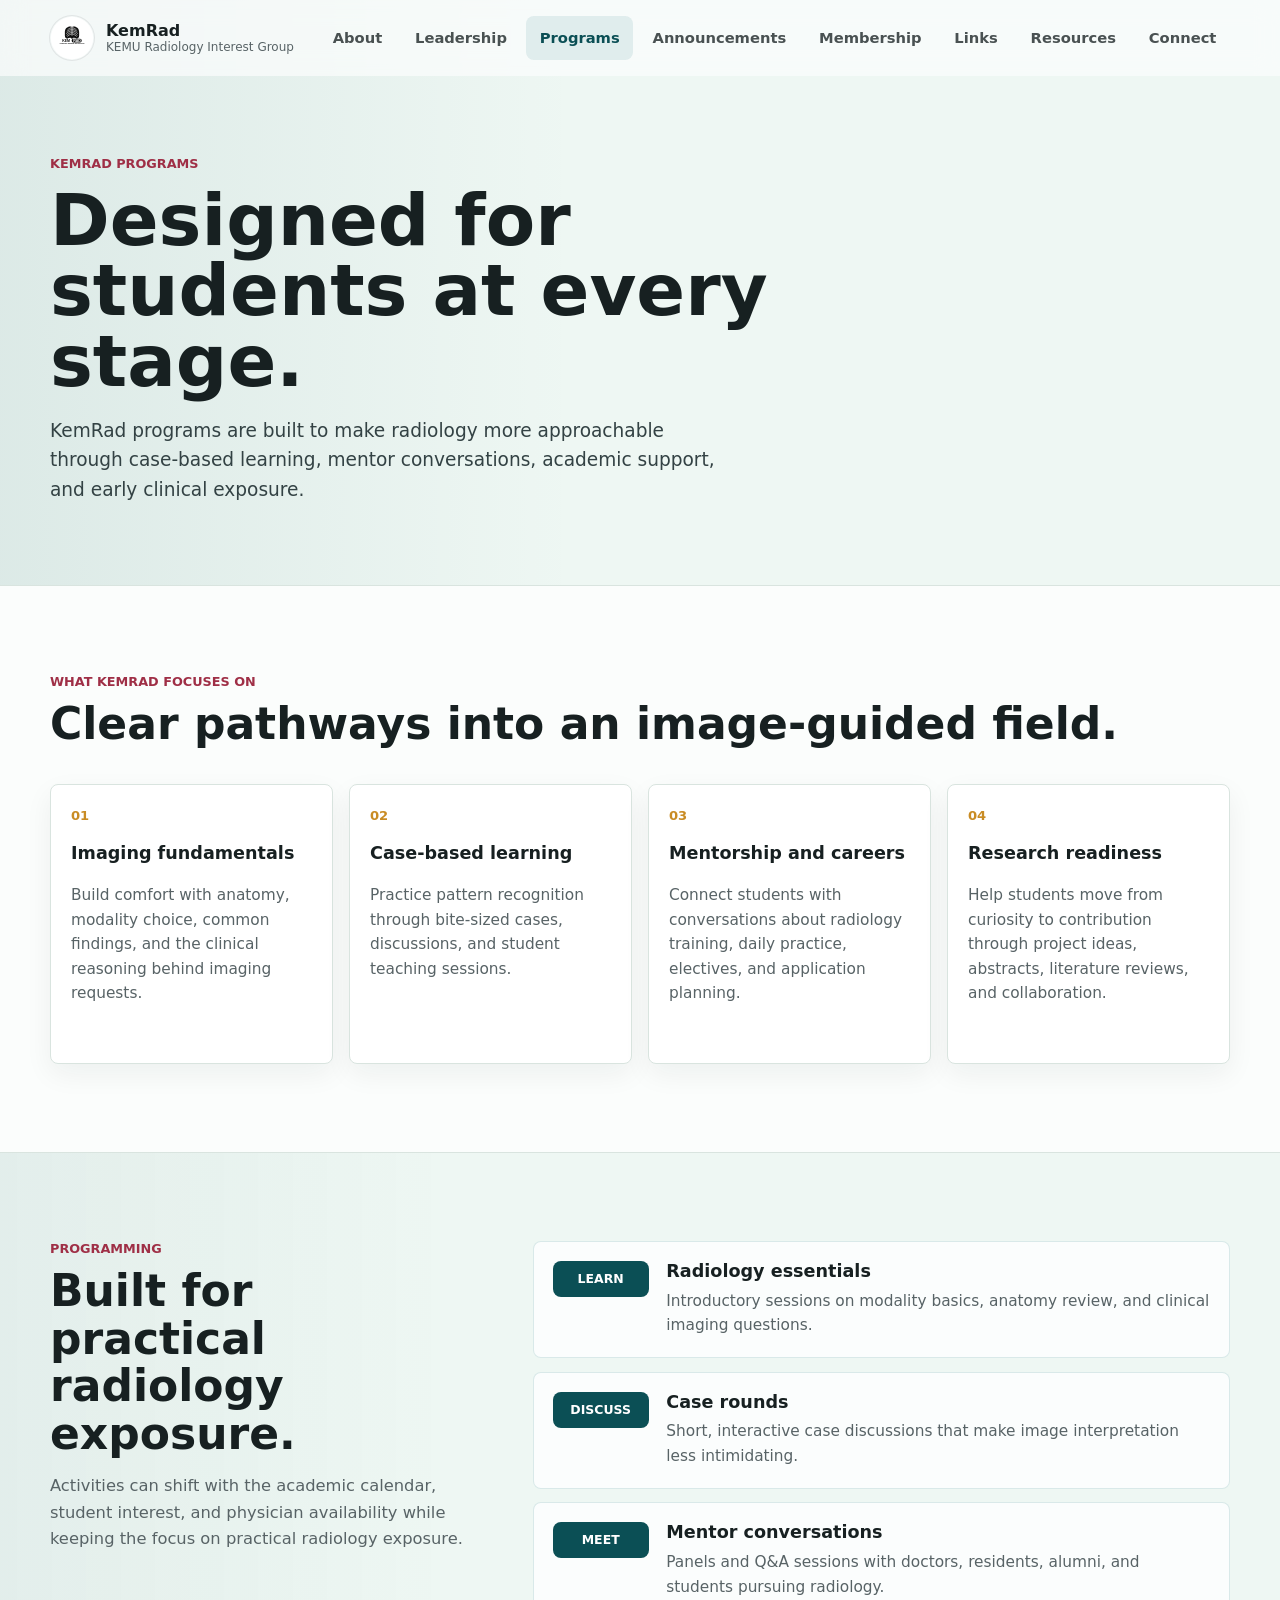
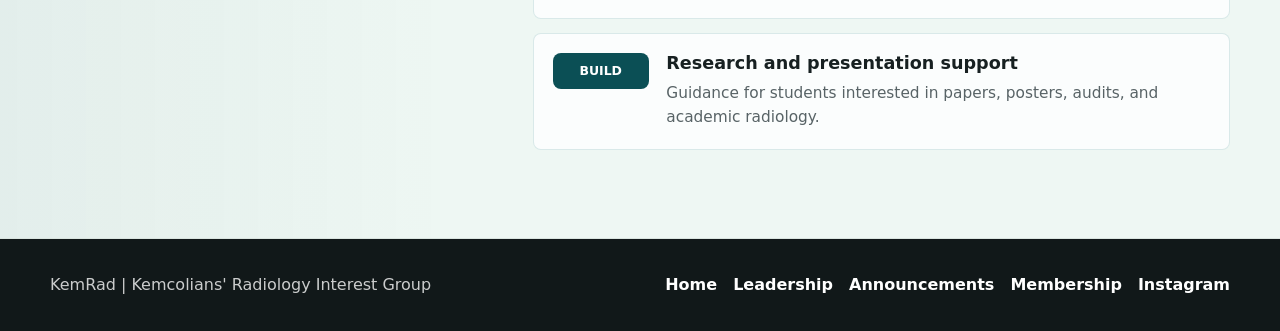
<file: programs.html>
<!doctype html>
<html lang="en">
  <head>
    <meta charset="utf-8" />
    <meta name="viewport" content="width=device-width, initial-scale=1" />
    <title>Programs | KemRad</title>
    <meta
      name="description"
      content="See the learning formats, case discussions, mentorship opportunities, and research support offered through KemRad."
    />
    <meta name="theme-color" content="#0b4f55" />
    <meta property="og:title" content="Programs | KemRad" />
    <meta
      property="og:description"
      content="Explore how KemRad helps students learn radiology through sessions, cases, mentorship, and research support."
    />
    <meta property="og:type" content="website" />
    <meta property="og:image" content="assets/hero-kemrad-lecture.png" />
    <link rel="icon" href="assets/kemrad-logo.svg" type="image/svg+xml" />
    <link rel="stylesheet" href="styles.css?v=20260603" />
  </head>
  <body>
    <a class="skip-link" href="#main">Skip to content</a>

    <header class="site-header is-scrolled" data-header>
      <nav class="nav" aria-label="Primary navigation">
        <a class="brand" href="index.html#top" aria-label="KemRad home">
          <img class="brand-mark" src="assets/kemrad-logo.svg" alt="" width="44" height="44" />
          <span class="brand-copy">
            <strong>KemRad</strong>
            <span>KEMU Radiology Interest Group</span>
          </span>
        </a>

        <button class="nav-toggle" type="button" aria-expanded="false" aria-controls="site-menu">
          <span class="nav-toggle-line"></span>
          <span class="nav-toggle-line"></span>
          <span class="nav-toggle-line"></span>
          <span class="sr-only">Open navigation</span>
        </button>

        <div class="nav-menu" id="site-menu" data-menu>
          <a href="index.html#about">About</a>
          <a href="leadership.html">Leadership</a>
          <a href="programs.html" aria-current="page">Programs</a>
          <a href="announcements.html">Announcements</a>
          <a href="membership.html">Membership</a>
          <a href="index.html#links">Links</a>
          <a href="index.html#resources">Resources</a>
          <a href="index.html#connect">Connect</a>
        </div>
      </nav>
    </header>

    <main id="main">
      <section class="page-hero" aria-labelledby="programs-page-title">
        <div class="page-hero-inner">
          <p class="eyebrow">KemRad programs</p>
          <h1 id="programs-page-title">Designed for students at every stage.</h1>
          <p>
            KemRad programs are built to make radiology more approachable through case-based
            learning, mentor conversations, academic support, and early clinical exposure.
          </p>
        </div>
      </section>

      <section class="focus-section" aria-labelledby="focus-title">
        <div class="section-heading">
          <p class="section-kicker">What KemRad focuses on</p>
          <h2 id="focus-title">Clear pathways into an image-guided field.</h2>
        </div>

        <div class="focus-grid">
          <article class="focus-card">
            <span class="card-number">01</span>
            <h3>Imaging fundamentals</h3>
            <p>
              Build comfort with anatomy, modality choice, common findings, and the clinical
              reasoning behind imaging requests.
            </p>
          </article>
          <article class="focus-card">
            <span class="card-number">02</span>
            <h3>Case-based learning</h3>
            <p>
              Practice pattern recognition through bite-sized cases, discussions, and student
              teaching sessions.
            </p>
          </article>
          <article class="focus-card">
            <span class="card-number">03</span>
            <h3>Mentorship and careers</h3>
            <p>
              Connect students with conversations about radiology training, daily practice,
              electives, and application planning.
            </p>
          </article>
          <article class="focus-card">
            <span class="card-number">04</span>
            <h3>Research readiness</h3>
            <p>
              Help students move from curiosity to contribution through project ideas,
              abstracts, literature reviews, and collaboration.
            </p>
          </article>
        </div>
      </section>

      <section class="programs-section" aria-labelledby="programs-title">
        <div class="programs-layout">
          <div class="section-heading sticky-heading">
            <p class="section-kicker">Programming</p>
            <h2 id="programs-title">Built for practical radiology exposure.</h2>
            <p>
              Activities can shift with the academic calendar, student interest, and physician
              availability while keeping the focus on practical radiology exposure.
            </p>
          </div>

          <div class="program-list">
            <article class="program-row">
              <div class="program-label">Learn</div>
              <div>
                <h3>Radiology essentials</h3>
                <p>Introductory sessions on modality basics, anatomy review, and clinical imaging questions.</p>
              </div>
            </article>
            <article class="program-row">
              <div class="program-label">Discuss</div>
              <div>
                <h3>Case rounds</h3>
                <p>Short, interactive case discussions that make image interpretation less intimidating.</p>
              </div>
            </article>
            <article class="program-row">
              <div class="program-label">Meet</div>
              <div>
                <h3>Mentor conversations</h3>
                <p>Panels and Q&amp;A sessions with doctors, residents, alumni, and students pursuing radiology.</p>
              </div>
            </article>
            <article class="program-row">
              <div class="program-label">Build</div>
              <div>
                <h3>Research and presentation support</h3>
                <p>Guidance for students interested in papers, posters, audits, and academic radiology.</p>
              </div>
            </article>
          </div>
        </div>
      </section>
    </main>

    <footer class="site-footer">
      <div class="footer-inner">
        <p>KemRad | Kemcolians' Radiology Interest Group</p>
        <div class="footer-links" aria-label="Footer links">
          <a href="index.html#top">Home</a>
          <a href="leadership.html">Leadership</a>
          <a href="announcements.html">Announcements</a>
          <a href="membership.html">Membership</a>
          <a href="https://www.instagram.com/kemradiologyig/" target="_blank" rel="noreferrer">Instagram</a>
        </div>
      </div>
    </footer>

    <script src="script.js?v=20260603"></script>
  </body>
</html>
</file>
<file: styles.css>
:root {
  color-scheme: light;
  --ink: #172021;
  --muted: #586366;
  --paper: #fbfdfc;
  --soft: #eef7f3;
  --line: #d9e4df;
  --teal: #0b6b72;
  --teal-dark: #0b4f55;
  --mint: #d9f0e8;
  --crimson: #9f2f46;
  --gold: #c98c24;
  --white: #ffffff;
  --shadow: 0 22px 70px rgba(16, 35, 35, 0.16);
  --max-width: 1180px;
  --header-height: 76px;
}

*,
*::before,
*::after {
  box-sizing: border-box;
}

html {
  scroll-behavior: smooth;
}

body {
  margin: 0;
  background: var(--paper);
  color: var(--ink);
  font-family:
    Inter,
    ui-sans-serif,
    system-ui,
    -apple-system,
    BlinkMacSystemFont,
    "Segoe UI",
    sans-serif;
  line-height: 1.6;
  text-rendering: optimizeLegibility;
}

img {
  display: block;
  max-width: 100%;
}

section[id] {
  scroll-margin-top: calc(var(--header-height) + 20px);
}

a {
  color: inherit;
  text-decoration: none;
}

p,
h1,
h2,
h3 {
  margin: 0;
}

.skip-link {
  position: fixed;
  top: 1rem;
  left: 1rem;
  z-index: 20;
  padding: 0.75rem 1rem;
  border-radius: 8px;
  background: var(--ink);
  color: var(--white);
  transform: translateY(-140%);
  transition: transform 160ms ease;
}

.skip-link:focus {
  transform: translateY(0);
}

.sr-only {
  position: absolute;
  width: 1px;
  height: 1px;
  padding: 0;
  margin: -1px;
  overflow: hidden;
  clip: rect(0, 0, 0, 0);
  white-space: nowrap;
  border: 0;
}

.site-header {
  position: fixed;
  inset: 0 0 auto;
  z-index: 10;
  height: var(--header-height);
  background: rgba(251, 253, 252, 0.72);
  backdrop-filter: blur(12px);
  transition:
    background-color 180ms ease,
    box-shadow 180ms ease,
    border-color 180ms ease;
}

.site-header.is-scrolled,
.site-header.is-open {
  background: rgba(251, 253, 252, 0.94);
  border-bottom: 1px solid rgba(217, 228, 223, 0.9);
  box-shadow: 0 14px 36px rgba(16, 35, 35, 0.08);
  backdrop-filter: blur(16px);
}

.nav {
  width: min(var(--max-width), calc(100% - 2rem));
  height: 100%;
  margin: 0 auto;
  display: flex;
  align-items: center;
  justify-content: space-between;
  gap: 1.25rem;
}

.brand {
  display: inline-flex;
  align-items: center;
  gap: 0.75rem;
  min-width: 0;
}

.brand-mark {
  width: 44px;
  height: 44px;
  flex: 0 0 auto;
  border-radius: 50%;
  box-shadow: 0 0 0 1px rgba(17, 24, 25, 0.08);
  object-fit: cover;
}

.brand-copy {
  display: grid;
  min-width: 0;
}

.brand-copy strong {
  font-size: 1rem;
  line-height: 1.15;
}

.brand-copy span {
  color: var(--muted);
  font-size: 0.75rem;
  line-height: 1.2;
  white-space: nowrap;
}

.nav-menu {
  display: flex;
  align-items: center;
  gap: 0.35rem;
}

.nav-menu a {
  padding: 0.65rem 0.85rem;
  border-radius: 8px;
  color: rgba(23, 32, 33, 0.78);
  font-size: 0.92rem;
  font-weight: 700;
  transition:
    background-color 160ms ease,
    color 160ms ease;
}

.nav-menu a:hover,
.nav-menu a:focus-visible,
.nav-menu a[aria-current="page"] {
  background: rgba(11, 107, 114, 0.1);
  color: var(--teal-dark);
  outline: none;
}

.nav-toggle {
  display: none;
  width: 44px;
  height: 44px;
  padding: 0;
  border: 1px solid var(--line);
  border-radius: 8px;
  background: var(--white);
  color: var(--ink);
  cursor: pointer;
}

.nav-toggle-line {
  display: block;
  width: 18px;
  height: 2px;
  margin: 4px auto;
  background: currentColor;
  border-radius: 2px;
}

.hero {
  position: relative;
  min-height: 86vh;
  display: grid;
  align-items: center;
  overflow: hidden;
  background: #f3f7f5;
}

.hero-media,
.hero-overlay {
  position: absolute;
  inset: 0;
}

.hero-media img {
  width: 100%;
  height: 100%;
  object-fit: cover;
  object-position: center left;
}

.hero-overlay {
  background:
    linear-gradient(90deg, rgba(251, 253, 252, 0.06) 0%, rgba(251, 253, 252, 0.38) 48%, rgba(251, 253, 252, 0.92) 73%, rgba(251, 253, 252, 0.98) 100%),
    linear-gradient(0deg, rgba(11, 79, 85, 0.12), rgba(11, 79, 85, 0.02));
}

.hero-inner {
  position: relative;
  z-index: 1;
  width: min(var(--max-width), calc(100% - 2rem));
  margin: 0 auto;
  padding: calc(var(--header-height) + 2rem) 0 3rem;
  display: grid;
  justify-items: start;
}

.hero-inner > * {
  width: min(520px, 100%);
  margin-left: auto;
}

.eyebrow,
.section-kicker {
  color: var(--crimson);
  font-size: 0.8rem;
  font-weight: 800;
  line-height: 1.2;
  text-transform: uppercase;
}

.hero h1 {
  margin-top: 0.8rem;
  font-size: 5.25rem;
  line-height: 0.94;
  font-weight: 850;
}

.hero-subtitle {
  margin-top: 1.25rem;
  color: #263132;
  font-size: 1.22rem;
  line-height: 1.55;
}

.hero-actions {
  margin-top: 1.6rem;
  display: flex;
  flex-wrap: wrap;
  gap: 0.8rem;
}

.button {
  min-height: 48px;
  display: inline-flex;
  align-items: center;
  justify-content: center;
  gap: 0.5rem;
  padding: 0.8rem 1.05rem;
  border: 1px solid transparent;
  border-radius: 8px;
  font-size: 0.94rem;
  font-weight: 800;
  line-height: 1.2;
  transition:
    transform 160ms ease,
    box-shadow 160ms ease,
    background-color 160ms ease;
}

.button:hover,
.button:focus-visible {
  transform: translateY(-1px);
  outline: none;
}

.button-primary {
  background: var(--teal-dark);
  color: var(--white);
  box-shadow: 0 12px 28px rgba(11, 79, 85, 0.24);
}

.button-primary:hover,
.button-primary:focus-visible {
  background: var(--teal);
}

.button-secondary {
  border-color: rgba(11, 79, 85, 0.24);
  background: rgba(255, 255, 255, 0.78);
  color: var(--teal-dark);
}

.hero-points {
  margin-top: 1.35rem;
  display: flex;
  flex-wrap: wrap;
  gap: 0.6rem;
}

.hero-points span {
  padding: 0.45rem 0.65rem;
  border: 1px solid rgba(11, 107, 114, 0.18);
  border-radius: 8px;
  background: rgba(255, 255, 255, 0.72);
  color: #314245;
  font-size: 0.82rem;
  font-weight: 750;
}

.intro-band,
.leadership-section,
.links-section,
.focus-section,
.programs-section,
.resources-section,
.connect-section,
.announcements-section,
.membership-section {
  padding: 5.5rem 0;
}

.intro-band {
  background: var(--white);
  border-top: 1px solid var(--line);
  border-bottom: 1px solid var(--line);
}

.section-grid,
.programs-layout,
.announcements-layout,
.membership-layout,
.connect-inner,
.footer-inner,
.section-heading,
.leadership-grid,
.link-grid,
.focus-grid,
.resource-grid {
  width: min(var(--max-width), calc(100% - 2rem));
  margin: 0 auto;
}

.section-grid {
  display: grid;
  grid-template-columns: minmax(0, 0.85fr) minmax(0, 1.15fr);
  gap: 4rem;
  align-items: start;
}

h2 {
  margin-top: 0.7rem;
  font-size: 2.75rem;
  line-height: 1.08;
  font-weight: 820;
}

.section-copy {
  display: grid;
  gap: 1rem;
  color: #344143;
  font-size: 1.05rem;
}

.leadership-section {
  background: var(--paper);
}

.leadership-grid {
  display: grid;
  grid-template-columns: repeat(2, minmax(0, 1fr));
  gap: 1rem;
}

.leader-card {
  display: grid;
  grid-template-columns: 132px minmax(0, 1fr);
  gap: 1.15rem;
  align-items: center;
  min-height: 250px;
  padding: 1.25rem;
  border: 1px solid var(--line);
  border-radius: 8px;
  background: var(--white);
  box-shadow: 0 10px 28px rgba(16, 35, 35, 0.05);
}

.founder-card {
  border-color: rgba(11, 107, 114, 0.24);
}

.leader-photo,
.leader-avatar {
  width: 132px;
  height: 132px;
  border-radius: 8px;
  object-fit: cover;
  background: var(--soft);
}

.leader-avatar {
  display: grid;
  place-items: center;
  border: 1px solid var(--line);
}

.leader-avatar img {
  width: 92px;
  height: 92px;
  border-radius: 50%;
}

.leader-copy {
  display: grid;
  gap: 0.55rem;
}

.leader-role {
  color: var(--crimson);
  font-size: 0.78rem;
  font-weight: 850;
  text-transform: uppercase;
}

.leader-copy h3 {
  font-size: 1.45rem;
  line-height: 1.2;
}

.leader-copy p {
  color: var(--muted);
  font-size: 0.96rem;
}

.leader-link {
  width: max-content;
  padding: 0.45rem 0.65rem;
  border: 1px solid rgba(11, 107, 114, 0.18);
  border-radius: 8px;
  color: var(--teal-dark);
  font-size: 0.86rem;
  font-weight: 800;
}

.leader-link:hover,
.leader-link:focus-visible {
  border-color: rgba(11, 107, 114, 0.4);
  outline: none;
}

.page-hero {
  padding: calc(var(--header-height) + 5rem) 0 5rem;
  background:
    linear-gradient(90deg, rgba(11, 79, 85, 0.08), transparent 45%),
    var(--soft);
  border-bottom: 1px solid var(--line);
}

.page-hero-inner {
  width: min(var(--max-width), calc(100% - 2rem));
  margin: 0 auto;
}

.page-hero h1 {
  width: min(760px, 100%);
  margin-top: 0.85rem;
  font-size: 4.5rem;
  line-height: 0.98;
}

.page-hero p:not(.eyebrow) {
  width: min(680px, 100%);
  margin-top: 1.2rem;
  color: #334244;
  font-size: 1.16rem;
}

.links-section {
  background: var(--soft);
  border-bottom: 1px solid var(--line);
}

.link-grid {
  display: grid;
  grid-template-columns: repeat(3, minmax(0, 1fr));
  gap: 1rem;
}

.link-card {
  min-height: 178px;
  display: grid;
  align-content: start;
  gap: 0.7rem;
  padding: 1.15rem;
  border: 1px solid rgba(11, 107, 114, 0.14);
  border-radius: 8px;
  background: rgba(255, 255, 255, 0.84);
  box-shadow: 0 10px 28px rgba(16, 35, 35, 0.05);
  transition:
    border-color 160ms ease,
    transform 160ms ease,
    box-shadow 160ms ease;
}

.link-card:hover,
.link-card:focus-visible {
  border-color: rgba(11, 107, 114, 0.36);
  transform: translateY(-2px);
  box-shadow: var(--shadow);
  outline: none;
}

.link-card span {
  color: var(--crimson);
  font-size: 0.78rem;
  font-weight: 850;
  text-transform: uppercase;
}

.link-card strong {
  font-size: 1.12rem;
  line-height: 1.25;
}

.link-card p {
  color: var(--muted);
  font-size: 0.94rem;
}

.link-card.primary-link {
  background: var(--teal-dark);
  color: var(--white);
}

.link-card.primary-link span,
.link-card.primary-link p {
  color: rgba(255, 255, 255, 0.78);
}

.focus-section {
  background: var(--paper);
}

.section-heading {
  margin-bottom: 2.25rem;
}

.section-heading > p:not(.section-kicker) {
  width: min(610px, 100%);
  margin-top: 1rem;
  color: var(--muted);
  font-size: 1.02rem;
}

.focus-grid {
  display: grid;
  grid-template-columns: repeat(4, minmax(0, 1fr));
  gap: 1rem;
}

.focus-card {
  min-height: 280px;
  display: grid;
  align-content: start;
  gap: 1.1rem;
  padding: 1.25rem;
  border: 1px solid var(--line);
  border-radius: 8px;
  background: var(--white);
  box-shadow: 0 10px 28px rgba(16, 35, 35, 0.06);
}

.card-number {
  color: var(--gold);
  font-size: 0.82rem;
  font-weight: 850;
}

.focus-card h3,
.program-row h3 {
  font-size: 1.1rem;
  line-height: 1.25;
}

.focus-card p,
.program-row p {
  color: var(--muted);
  font-size: 0.96rem;
}

.programs-section {
  background:
    linear-gradient(90deg, rgba(11, 79, 85, 0.05), transparent 35%),
    var(--soft);
  border-top: 1px solid var(--line);
  border-bottom: 1px solid var(--line);
}

.programs-layout {
  display: grid;
  grid-template-columns: minmax(260px, 0.75fr) minmax(0, 1.25fr);
  gap: 4rem;
  align-items: start;
}

.sticky-heading {
  position: sticky;
  top: calc(var(--header-height) + 2rem);
  width: auto;
  margin: 0;
}

.program-list {
  display: grid;
  gap: 0.85rem;
}

.program-row {
  display: grid;
  grid-template-columns: 96px 1fr;
  gap: 1.1rem;
  align-items: start;
  padding: 1.2rem;
  border: 1px solid rgba(11, 107, 114, 0.14);
  border-radius: 8px;
  background: rgba(255, 255, 255, 0.78);
}

.program-label {
  min-height: 36px;
  display: inline-flex;
  align-items: center;
  justify-content: center;
  border-radius: 8px;
  background: var(--teal-dark);
  color: var(--white);
  font-size: 0.78rem;
  font-weight: 850;
  text-transform: uppercase;
}

.program-row p {
  margin-top: 0.35rem;
}

.announcements-section {
  background: var(--paper);
}

.announcements-layout,
.membership-layout {
  display: grid;
  grid-template-columns: minmax(260px, 0.75fr) minmax(0, 1.25fr);
  gap: 4rem;
  align-items: start;
}

.announcement-list {
  display: grid;
  gap: 1rem;
}

.announcement-card {
  display: grid;
  gap: 0.95rem;
  padding: 1.25rem;
  border: 1px solid var(--line);
  border-radius: 8px;
  background: var(--white);
  box-shadow: 0 10px 28px rgba(16, 35, 35, 0.05);
}

.featured-announcement {
  border-color: rgba(11, 107, 114, 0.28);
  background:
    linear-gradient(90deg, rgba(11, 107, 114, 0.08), transparent 58%),
    var(--white);
}

.announcement-meta {
  display: flex;
  flex-wrap: wrap;
  gap: 0.55rem;
  align-items: center;
  color: var(--muted);
  font-size: 0.8rem;
  font-weight: 800;
  text-transform: uppercase;
}

.announcement-meta span {
  color: var(--crimson);
}

.announcement-card h3 {
  font-size: 1.35rem;
  line-height: 1.22;
}

.announcement-card p {
  color: var(--muted);
}

.announcement-card .button {
  width: max-content;
}

.inline-links {
  display: flex;
  flex-wrap: wrap;
  gap: 0.65rem;
}

.inline-links a {
  padding: 0.45rem 0.65rem;
  border: 1px solid rgba(11, 107, 114, 0.18);
  border-radius: 8px;
  color: var(--teal-dark);
  font-size: 0.86rem;
  font-weight: 800;
}

.membership-section {
  background: var(--paper);
}

.application-form {
  display: grid;
  gap: 1rem;
  padding: 1.25rem;
  border: 1px solid var(--line);
  border-radius: 8px;
  background: var(--white);
  box-shadow: 0 10px 28px rgba(16, 35, 35, 0.05);
}

.light-field label,
.choice-field legend {
  color: var(--ink);
  font-size: 0.9rem;
  font-weight: 850;
}

.light-field input,
.light-field textarea,
.light-field select,
.choice-field > input[type="text"] {
  width: 100%;
  border: 1px solid var(--line);
  border-radius: 8px;
  background: var(--paper);
  color: var(--ink);
  font: inherit;
}

.light-field input,
.light-field select,
.choice-field > input[type="text"] {
  min-height: 46px;
  padding: 0 0.85rem;
}

.light-field input[type="file"] {
  min-height: auto;
  padding: 0.7rem 0.85rem;
}

.light-field textarea {
  min-height: 132px;
  padding: 0.75rem 0.85rem;
  resize: vertical;
}

.light-field input:focus,
.light-field textarea:focus,
.light-field select:focus,
.choice-field > input[type="text"]:focus {
  border-color: rgba(11, 107, 114, 0.5);
  outline: 2px solid rgba(11, 107, 114, 0.14);
  outline-offset: 1px;
}

.choice-field {
  display: grid;
  gap: 0.7rem;
  margin: 0;
  padding: 1rem;
  border: 1px solid var(--line);
  border-radius: 8px;
  background: var(--paper);
}

.choice-field legend {
  padding: 0 0.3rem;
}

.choice-field label {
  display: flex;
  gap: 0.55rem;
  align-items: flex-start;
  color: #334244;
  font-size: 0.96rem;
}

.choice-field input[type="radio"],
.choice-field input[type="checkbox"] {
  width: 18px;
  height: 18px;
  margin-top: 0.15rem;
  accent-color: var(--teal-dark);
  flex: 0 0 auto;
}

.field-error {
  display: none;
  color: var(--crimson);
  font-size: 0.86rem;
  font-weight: 800;
}

.field-help {
  color: #516668;
  font-size: 0.84rem;
}

.choice-field.is-invalid {
  border-color: rgba(159, 47, 70, 0.55);
  outline: 2px solid rgba(159, 47, 70, 0.1);
}

.choice-field.is-invalid .field-error {
  display: block;
}

.application-form .button {
  width: max-content;
}

.resources-section {
  background: var(--paper);
}

.resource-grid {
  display: grid;
  grid-template-columns: repeat(4, minmax(0, 1fr));
  gap: 1rem;
}

.resource-card {
  min-height: 170px;
  display: grid;
  align-content: space-between;
  gap: 1rem;
  padding: 1.15rem;
  border: 1px solid var(--line);
  border-radius: 8px;
  background: var(--white);
  box-shadow: 0 10px 28px rgba(16, 35, 35, 0.05);
  transition:
    border-color 160ms ease,
    transform 160ms ease,
    box-shadow 160ms ease;
}

.resource-card:hover,
.resource-card:focus-visible {
  border-color: rgba(11, 107, 114, 0.35);
  transform: translateY(-2px);
  box-shadow: var(--shadow);
  outline: none;
}

.resource-card span {
  color: var(--crimson);
  font-size: 0.78rem;
  font-weight: 850;
  text-transform: uppercase;
}

.resource-card strong {
  font-size: 1.05rem;
  line-height: 1.28;
}

.connect-section {
  background: var(--teal-dark);
  color: var(--white);
}

.connect-inner {
  display: grid;
  grid-template-columns: minmax(0, 1fr) auto;
  gap: 2rem;
  align-items: center;
}

.contact-layout {
  grid-template-columns: minmax(250px, 0.7fr) minmax(320px, 1fr);
  align-items: start;
}

.connect-copy {
  display: grid;
  gap: 1rem;
}

.connect-section .section-kicker {
  color: var(--mint);
}

.connect-section h2 {
  width: min(760px, 100%);
}

.connect-copy p:not(.section-kicker) {
  width: min(560px, 100%);
  color: rgba(255, 255, 255, 0.78);
}

.contact-form {
  display: grid;
  gap: 0.95rem;
  padding: 1.25rem;
  border: 1px solid rgba(255, 255, 255, 0.2);
  border-radius: 8px;
  background: rgba(255, 255, 255, 0.08);
}

.form-field {
  display: grid;
  gap: 0.4rem;
}

.form-field label {
  color: rgba(255, 255, 255, 0.86);
  font-size: 0.84rem;
  font-weight: 800;
}

.form-field input,
.form-field textarea {
  width: 100%;
  border: 1px solid rgba(255, 255, 255, 0.24);
  border-radius: 8px;
  background: rgba(255, 255, 255, 0.94);
  color: var(--ink);
  font: inherit;
}

.form-field input {
  min-height: 46px;
  padding: 0 0.85rem;
}

.form-field textarea {
  min-height: 136px;
  padding: 0.75rem 0.85rem;
  resize: vertical;
}

.form-field input:focus,
.form-field textarea:focus {
  border-color: var(--mint);
  outline: 2px solid rgba(217, 240, 232, 0.45);
  outline-offset: 1px;
}

.form-note {
  color: rgba(255, 255, 255, 0.72);
  font-size: 0.86rem;
}

.application-form .light-field label {
  color: var(--ink);
}

.application-form .light-field input,
.application-form .light-field textarea,
.application-form .light-field select {
  border-color: var(--line);
  background: var(--paper);
}

.connect-actions {
  display: flex;
  flex-wrap: wrap;
  justify-content: flex-end;
  gap: 0.75rem;
}

.social-actions {
  grid-column: 1 / -1;
  justify-content: flex-start;
}

.connect-section .button-primary {
  background: var(--white);
  color: var(--teal-dark);
  box-shadow: none;
}

.connect-section .button-secondary {
  border-color: rgba(255, 255, 255, 0.28);
  background: rgba(255, 255, 255, 0.08);
  color: var(--white);
}

.site-footer {
  background: #111819;
  color: rgba(255, 255, 255, 0.78);
}

.footer-inner {
  min-height: 92px;
  display: flex;
  align-items: center;
  justify-content: space-between;
  gap: 1rem;
}

.footer-links {
  display: flex;
  flex-wrap: wrap;
  gap: 1rem;
}

.footer-links a {
  color: var(--white);
  font-weight: 750;
}

@media (max-width: 1160px) {
  .brand-copy span {
    display: none;
  }

  .nav {
    gap: 0.75rem;
  }

  .nav-menu a {
    padding-inline: 0.55rem;
    font-size: 0.88rem;
  }
}

@media (max-width: 980px) {
  .hero {
    min-height: 88vh;
  }

  .hero-overlay {
    background:
      linear-gradient(90deg, rgba(251, 253, 252, 0.1) 0%, rgba(251, 253, 252, 0.58) 52%, rgba(251, 253, 252, 0.96) 100%),
      linear-gradient(0deg, rgba(11, 79, 85, 0.12), rgba(11, 79, 85, 0.02));
  }

  .hero h1 {
    font-size: 4rem;
  }

  .brand-copy span {
    display: none;
  }

  .nav-menu {
    gap: 0.1rem;
  }

  .nav-menu a {
    padding-inline: 0.58rem;
  }

  .section-grid,
  .programs-layout,
  .announcements-layout,
  .membership-layout,
  .contact-layout {
    grid-template-columns: 1fr;
    gap: 2rem;
  }

  .sticky-heading {
    position: static;
  }

  .link-grid,
  .leadership-grid,
  .focus-grid,
  .resource-grid {
    grid-template-columns: repeat(2, minmax(0, 1fr));
  }

  .connect-inner {
    grid-template-columns: 1fr;
  }

  .connect-actions {
    justify-content: flex-start;
  }
}

@media (max-width: 720px) {
  :root {
    --header-height: 68px;
  }

  .brand-copy span {
    display: none;
  }

  .nav-toggle {
    display: block;
  }

  .nav-menu {
    position: absolute;
    top: calc(var(--header-height) - 1px);
    right: 1rem;
    left: 1rem;
    display: none;
    padding: 0.5rem;
    border: 1px solid var(--line);
    border-radius: 8px;
    background: var(--white);
    box-shadow: var(--shadow);
  }

  .nav-menu.is-open {
    display: grid;
  }

  .nav-menu a {
    padding: 0.9rem;
  }

  .hero {
    min-height: 88vh;
    align-items: end;
  }

  .hero-media img {
    object-position: 28% center;
  }

  .hero-overlay {
    background:
      linear-gradient(0deg, rgba(251, 253, 252, 0.99) 0%, rgba(251, 253, 252, 0.92) 42%, rgba(251, 253, 252, 0.18) 76%),
      linear-gradient(90deg, rgba(11, 79, 85, 0.12), rgba(159, 47, 70, 0.08));
  }

  .hero-inner {
    padding: calc(var(--header-height) + 15rem) 0 2rem;
  }

  .hero-inner > * {
    margin-left: 0;
  }

  .hero h1 {
    font-size: 3rem;
  }

  .hero-subtitle {
    font-size: 1.02rem;
  }

  .button {
    width: 100%;
  }

  .hero-points span {
    flex: 1 1 auto;
    text-align: center;
  }

  .intro-band,
  .leadership-section,
  .links-section,
  .focus-section,
  .programs-section,
  .resources-section,
  .connect-section,
  .announcements-section,
  .membership-section {
    padding: 4rem 0;
  }

  .page-hero {
    padding: calc(var(--header-height) + 3.25rem) 0 3.75rem;
  }

  .page-hero h1 {
    font-size: 3rem;
  }

  .page-hero p:not(.eyebrow) {
    font-size: 1.02rem;
  }

  h2 {
    font-size: 2.05rem;
  }

  .link-grid,
  .leadership-grid,
  .focus-grid,
  .resource-grid {
    grid-template-columns: 1fr;
  }

  .leader-card {
    grid-template-columns: 1fr;
  }

  .leader-photo,
  .leader-avatar {
    width: 112px;
    height: 112px;
  }

  .focus-card {
    min-height: auto;
  }

  .program-row {
    grid-template-columns: 1fr;
  }

  .announcement-card .button {
    width: 100%;
  }

  .application-form .button {
    width: 100%;
  }

  .program-label {
    width: max-content;
    min-width: 96px;
  }

  .footer-inner {
    padding: 1.5rem 0;
    flex-direction: column;
    align-items: flex-start;
  }
}

@media (prefers-reduced-motion: reduce) {
  *,
  *::before,
  *::after {
    scroll-behavior: auto !important;
    transition: none !important;
  }
}
</file>
